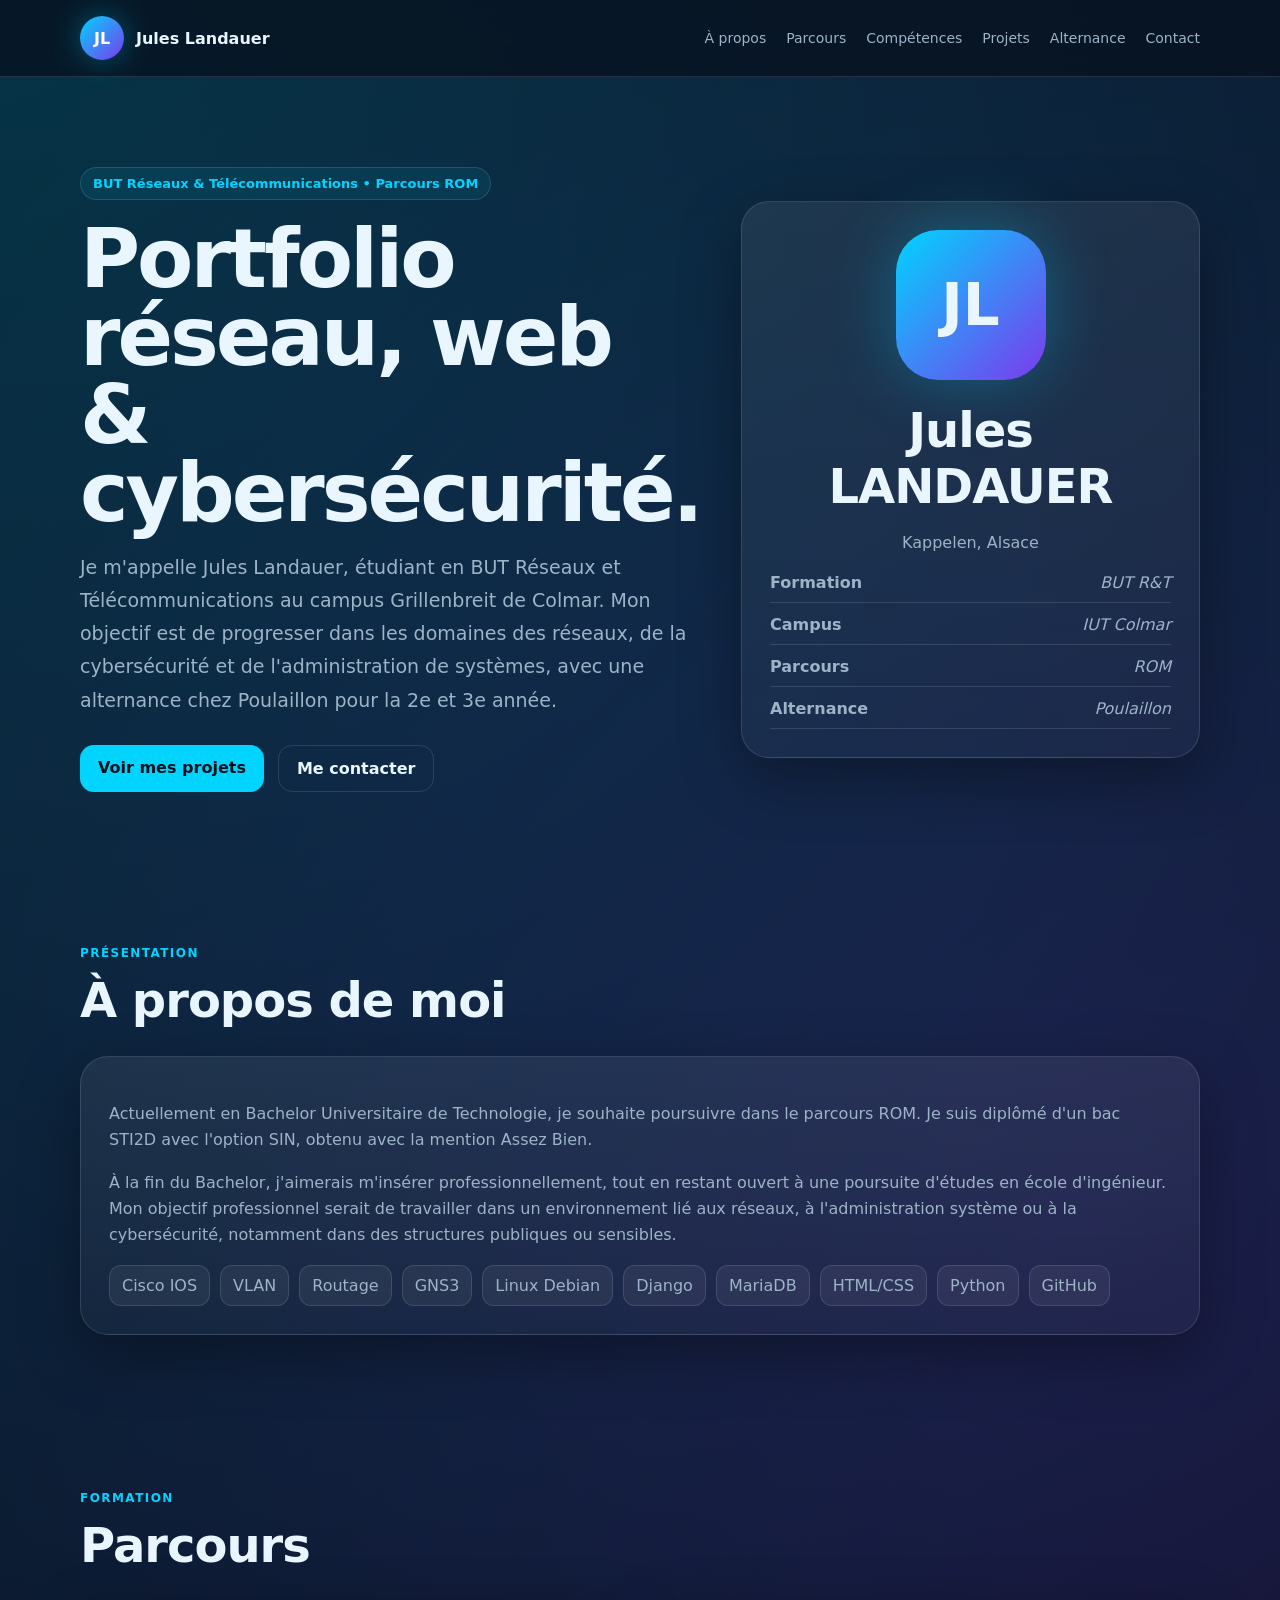
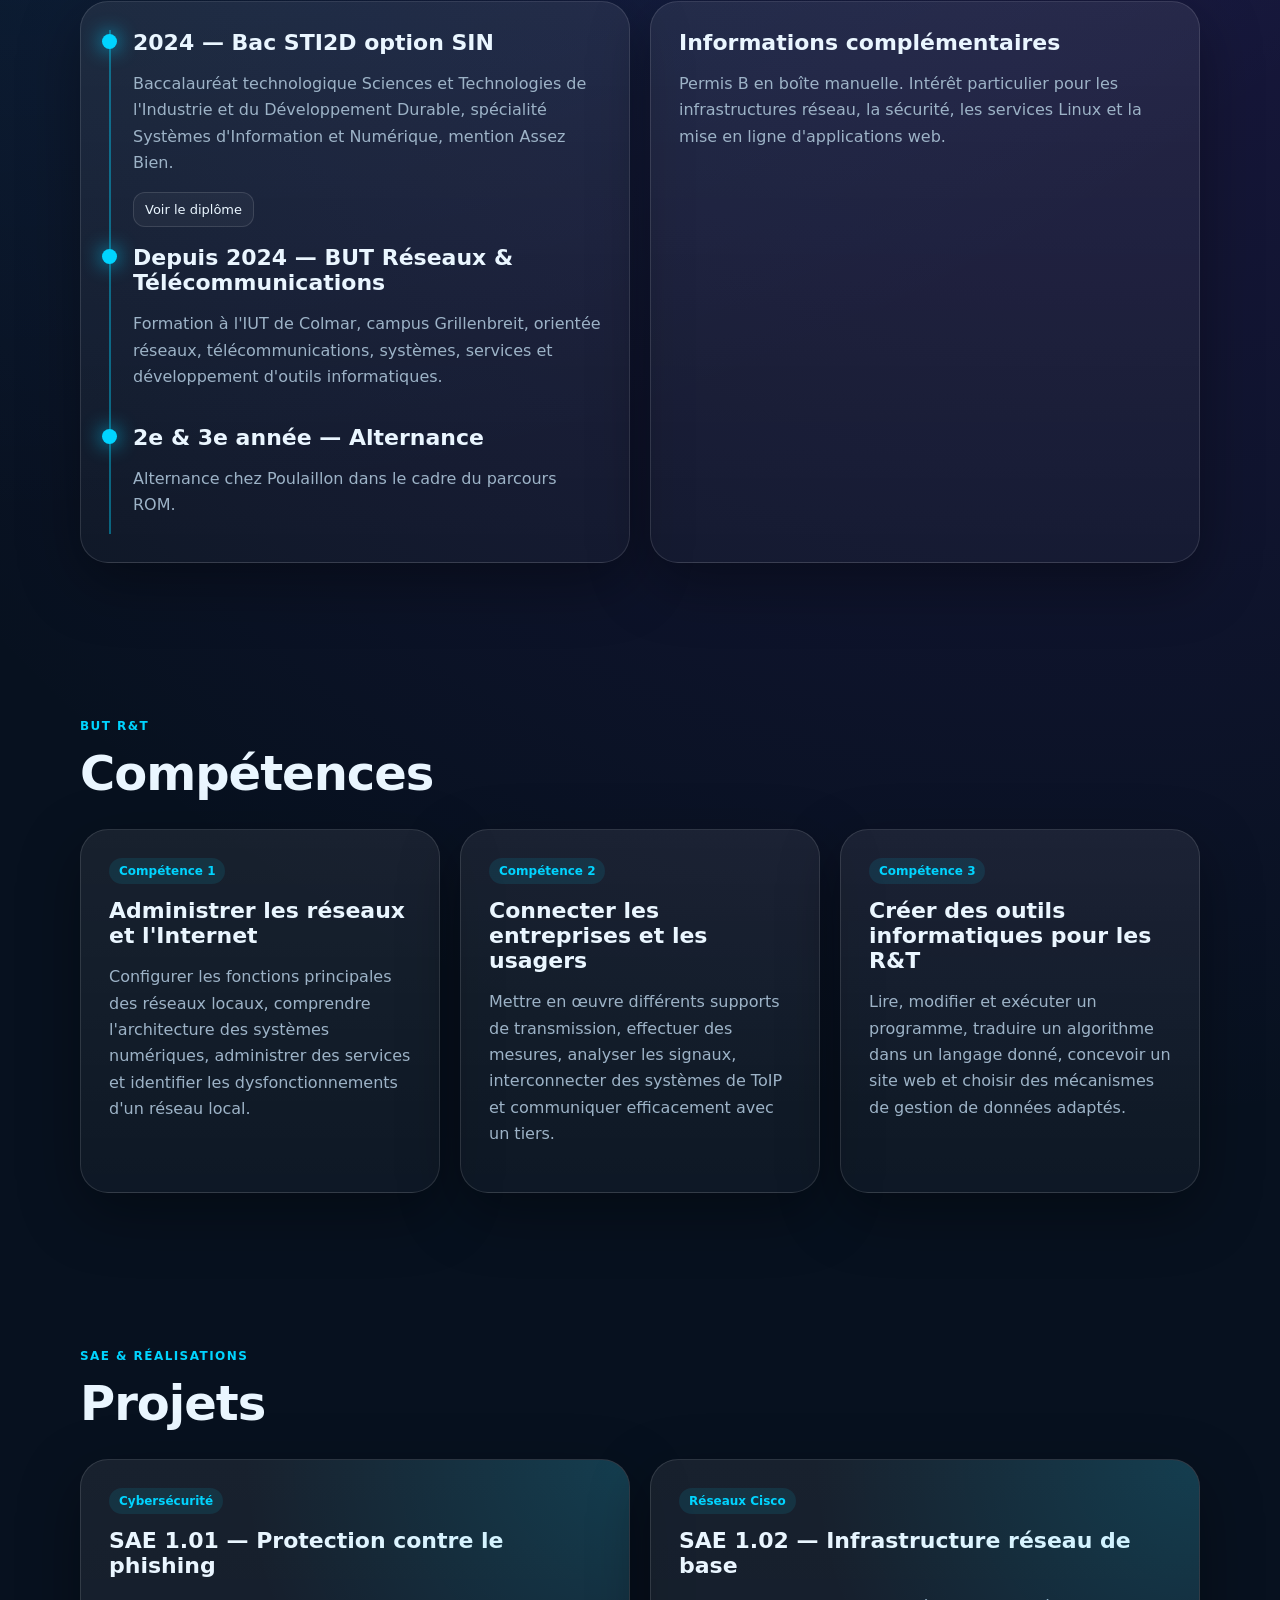
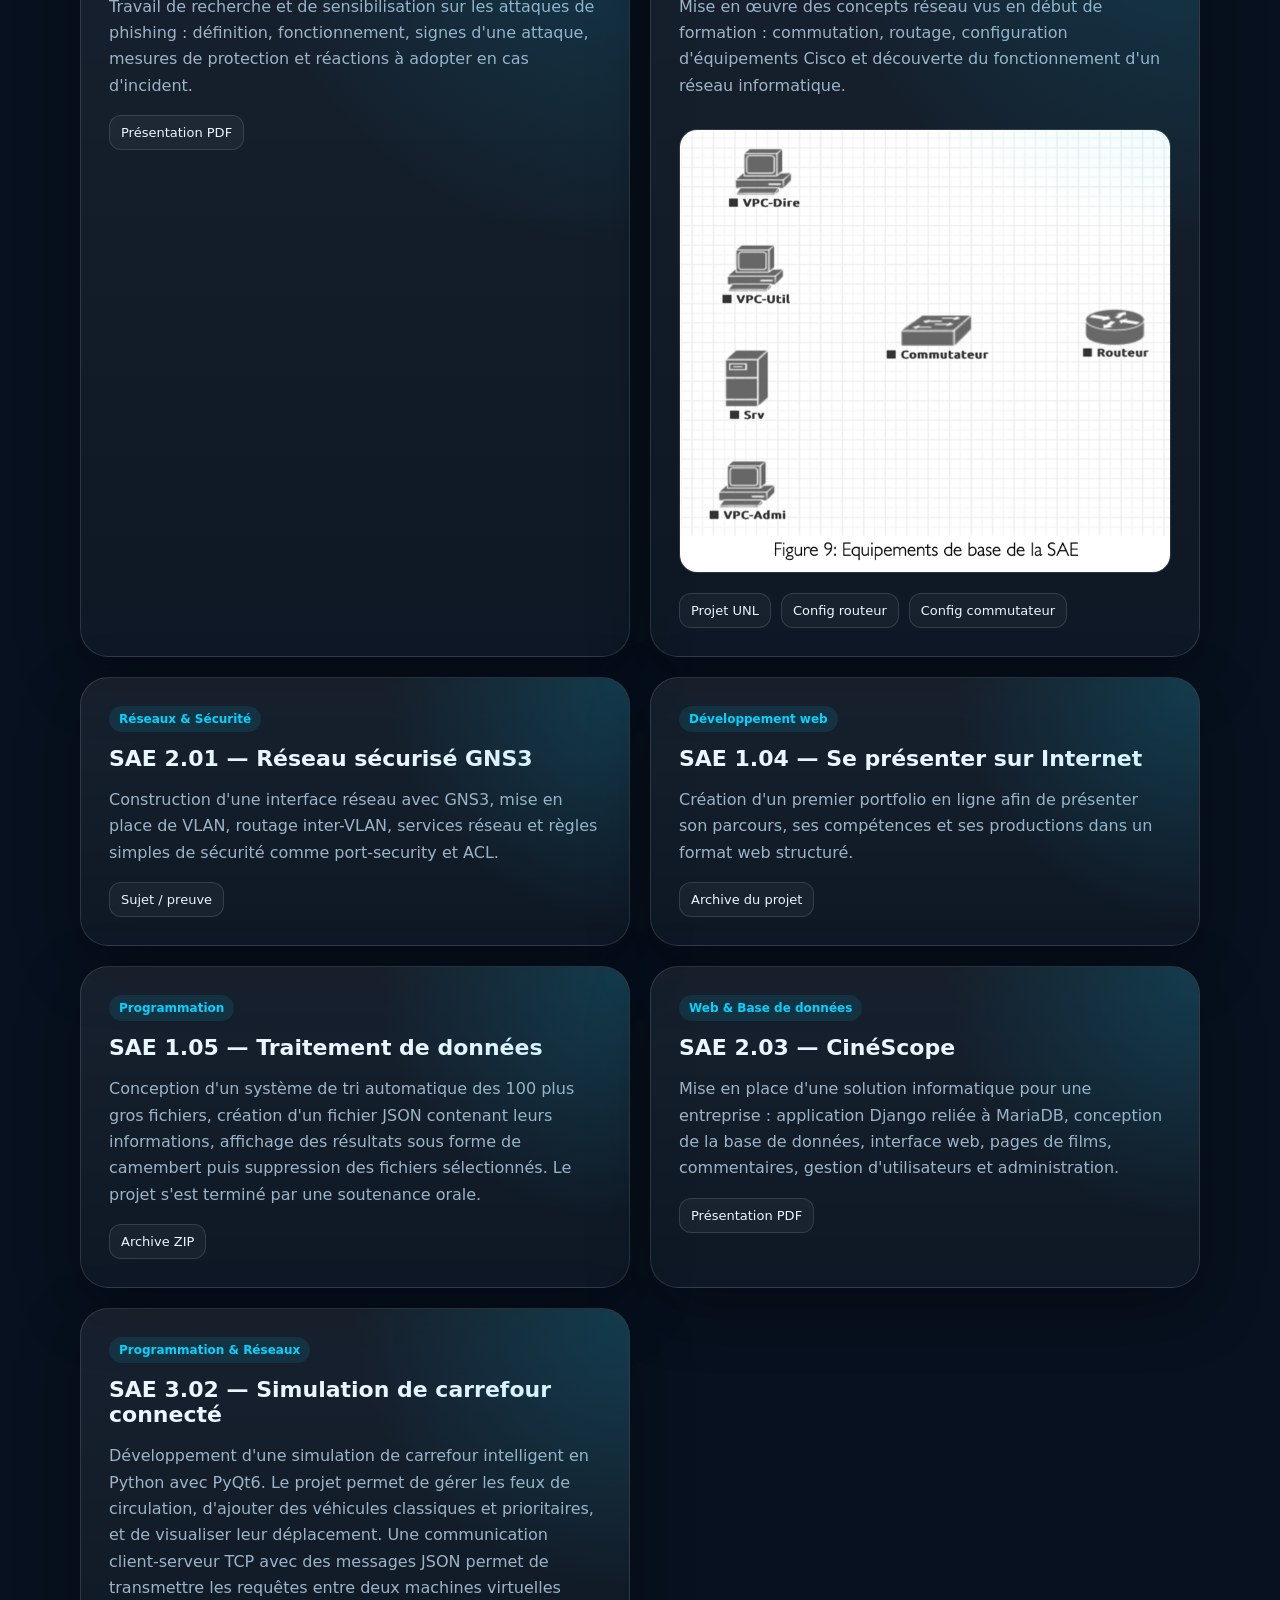
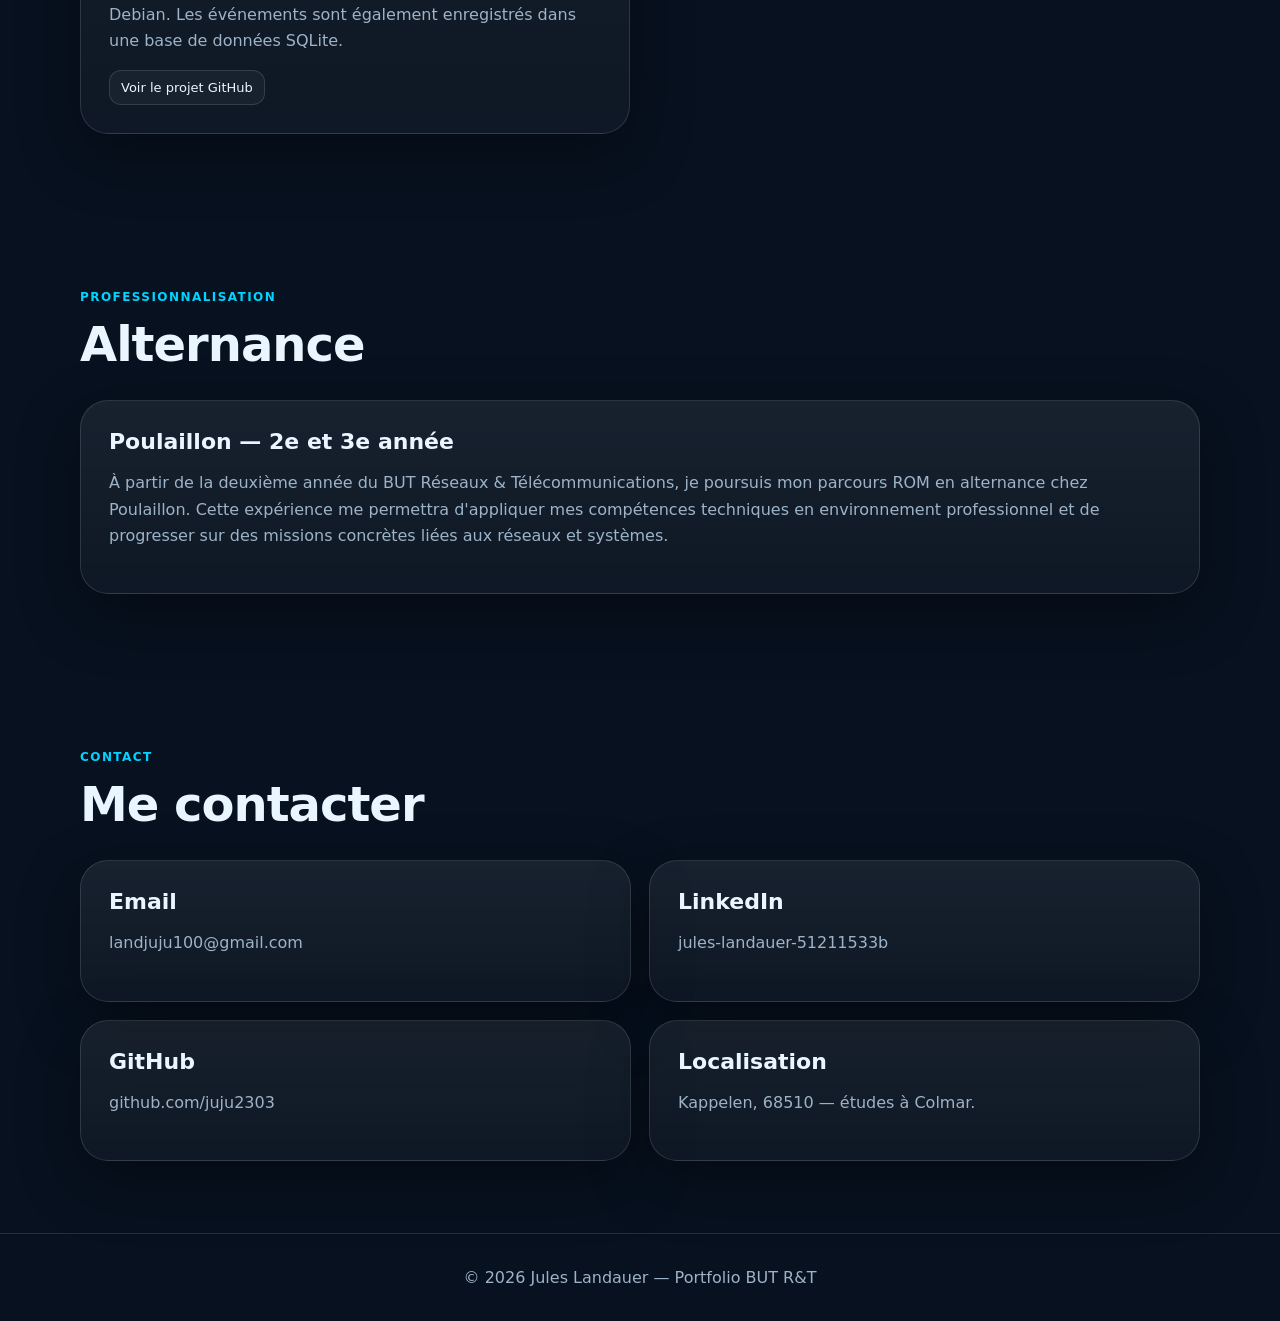
<file: index.html>
<!doctype html><html lang="fr"><head><meta charset="utf-8"><meta name="viewport" content="width=device-width,initial-scale=1"><title>Jules Landauer — Portfolio R&T</title><meta name="description" content="Portfolio de Jules Landauer, étudiant en BUT Réseaux et Télécommunications à l'IUT de Colmar."><link rel="stylesheet" href="assets/css/style.css"></head><body>
<header class="nav"><div class="container"><a class="brand" href="#accueil"><span class="avatar">JL</span><span>Jules Landauer</span></a><nav class="links"><a href="#apropos">À propos</a><a href="#parcours">Parcours</a><a href="#competences">Compétences</a><a href="#projets">Projets</a><a href="#alternance">Alternance</a><a href="#contact">Contact</a></nav></div></header>
<main id="accueil" class="hero"><div class="container hero-grid"><section><span class="badge">BUT Réseaux & Télécommunications • Parcours ROM</span><h1>Portfolio réseau, web & cybersécurité.</h1><p class="lead">Je m'appelle Jules Landauer, étudiant en BUT Réseaux et Télécommunications au campus Grillenbreit de Colmar. Mon objectif est de progresser dans les domaines des réseaux, de la cybersécurité et de l'administration de systèmes, avec une alternance chez Poulaillon pour la 2e et 3e année.</p><div class="actions"><a class="btn" href="#projets">Voir mes projets</a><a class="btn secondary" href="mailto:landjuju100@gmail.com">Me contacter</a></div></section><aside class="card profile-card"><div class="big-avatar">JL</div><h2>Jules LANDAUER</h2><p>Kappelen, Alsace</p><div class="meta"><span><b>Formation</b><em>BUT R&T</em></span><span><b>Campus</b><em>IUT Colmar</em></span><span><b>Parcours</b><em>ROM</em></span><span><b>Alternance</b><em>Poulaillon</em></span></div></aside></div></main>
<section id="apropos" class="section"><div class="container"><div class="section-head"><div><p class="eyebrow">Présentation</p><h2>À propos de moi</h2></div></div><div class="card"><p>Actuellement en Bachelor Universitaire de Technologie, je souhaite poursuivre dans le parcours ROM. Je suis diplômé d'un bac STI2D avec l'option SIN, obtenu avec la mention Assez Bien.</p><p>À la fin du Bachelor, j'aimerais m'insérer professionnellement, tout en restant ouvert à une poursuite d'études en école d'ingénieur. Mon objectif professionnel serait de travailler dans un environnement lié aux réseaux, à l'administration système ou à la cybersécurité, notamment dans des structures publiques ou sensibles.</p><div class="skills"><span>Cisco IOS</span><span>VLAN</span><span>Routage</span><span>GNS3</span><span>Linux Debian</span><span>Django</span><span>MariaDB</span><span>HTML/CSS</span><span>Python</span><span>GitHub</span></div></div></div></section>
<section id="parcours" class="section"><div class="container"><div class="section-head"><div><p class="eyebrow">Formation</p><h2>Parcours</h2></div></div><div class="grid two"><div class="card"><div class="timeline"><div class="timeitem"><h3>2024 — Bac STI2D option SIN</h3><p>Baccalauréat technologique Sciences et Technologies de l'Industrie et du Développement Durable, spécialité Systèmes d'Information et Numérique, mention Assez Bien.</p><div class="doclinks"><a href="assets/docs/bac-jules-landauer.jpg" target="_blank">Voir le diplôme</a></div></div><div class="timeitem"><h3>Depuis 2024 — BUT Réseaux & Télécommunications</h3><p>Formation à l'IUT de Colmar, campus Grillenbreit, orientée réseaux, télécommunications, systèmes, services et développement d'outils informatiques.</p></div><div class="timeitem"><h3>2e & 3e année — Alternance</h3><p>Alternance chez Poulaillon dans le cadre du parcours ROM.</p></div></div></div><div class="card"><h3>Informations complémentaires</h3><p>Permis B en boîte manuelle. Intérêt particulier pour les infrastructures réseau, la sécurité, les services Linux et la mise en ligne d'applications web.</p></div></div></div></section>
<section id="competences" class="section"><div class="container"><div class="section-head"><div><p class="eyebrow">BUT R&T</p><h2>Compétences</h2></div></div><div class="grid"><article class="card"><span class="tag">Compétence 1</span><h3>Administrer les réseaux et l'Internet</h3><p>Configurer les fonctions principales des réseaux locaux, comprendre l'architecture des systèmes numériques, administrer des services et identifier les dysfonctionnements d'un réseau local.</p></article><article class="card"><span class="tag">Compétence 2</span><h3>Connecter les entreprises et les usagers</h3><p>Mettre en œuvre différents supports de transmission, effectuer des mesures, analyser les signaux, interconnecter des systèmes de ToIP et communiquer efficacement avec un tiers.</p></article><article class="card"><span class="tag">Compétence 3</span><h3>Créer des outils informatiques pour les R&T</h3><p>Lire, modifier et exécuter un programme, traduire un algorithme dans un langage donné, concevoir un site web et choisir des mécanismes de gestion de données adaptés.</p></article></div></div></section>
<section id="projets" class="section"><div class="container"><div class="section-head"><div><p class="eyebrow">SAE & réalisations</p><h2>Projets</h2></div></div><div class="grid two">
<article class="card project"><span class="tag">Cybersécurité</span><h3>SAE 1.01 — Protection contre le phishing</h3><p>Travail de recherche et de sensibilisation sur les attaques de phishing : définition, fonctionnement, signes d'une attaque, mesures de protection et réactions à adopter en cas d'incident.</p><div class="doclinks"><a href="assets/docs/sae-101-phishing.pdf" target="_blank">Présentation PDF</a></div></article>
<article class="card project"><span class="tag">Réseaux Cisco</span><h3>SAE 1.02 — Infrastructure réseau de base</h3><p>Mise en œuvre des concepts réseau vus en début de formation : commutation, routage, configuration d'équipements Cisco et découverte du fonctionnement d'un réseau informatique.</p><img class="image-proof" src="assets/img/sae-102-topologie.png" alt="Topologie SAE 1.02"><div class="doclinks"><a href="assets/docs/sae-102.unl" download>Projet UNL</a><a href="assets/docs/config-routeur.txt" target="_blank">Config routeur</a><a href="assets/docs/config-commutateur.txt" target="_blank">Config commutateur</a></div></article>
<article class="card project"><span class="tag">Réseaux & Sécurité</span><h3>SAE 2.01 — Réseau sécurisé GNS3</h3><p>Construction d'une interface réseau avec GNS3, mise en place de VLAN, routage inter-VLAN, services réseau et règles simples de sécurité comme port-security et ACL.</p><div class="doclinks"><a href="assets/docs/sae-201-sujet.pdf" target="_blank">Sujet / preuve</a></div></article>
<article class="card project"><span class="tag">Développement web</span><h3>SAE 1.04 — Se présenter sur Internet</h3><p>Création d'un premier portfolio en ligne afin de présenter son parcours, ses compétences et ses productions dans un format web structuré.</p><div class="doclinks"><a href="assets/docs/sae-104-eportfolio.zip" download>Archive du projet</a></div></article>
<article class="card project"><span class="tag">Programmation</span><h3>SAE 1.05 — Traitement de données</h3><p>Conception d'un système de tri automatique des 100 plus gros fichiers, création d'un fichier JSON contenant leurs informations, affichage des résultats sous forme de camembert puis suppression des fichiers sélectionnés. Le projet s'est terminé par une soutenance orale.</p><div class="doclinks"><a href="assets/docs/sae-105-traiter-donnees.zip" download>Archive ZIP</a></div></article>
<article class="card project"><span class="tag">Web & Base de données</span><h3>SAE 2.03 — CinéScope</h3><p>Mise en place d'une solution informatique pour une entreprise : application Django reliée à MariaDB, conception de la base de données, interface web, pages de films, commentaires, gestion d'utilisateurs et administration.</p><div class="doclinks"><a href="assets/docs/sae-203-cinescope-presentation.pdf" target="_blank">Présentation PDF</a></div></article>
<article class="card project">
    <span class="tag">Programmation & Réseaux</span>
    <h3>SAE 3.02 — Simulation de carrefour connecté</h3>
    <p>Développement d'une simulation de carrefour intelligent en Python avec PyQt6. Le projet permet de gérer les feux de circulation, d'ajouter des véhicules classiques et prioritaires, et de visualiser leur déplacement. Une communication client-serveur TCP avec des messages JSON permet de transmettre les requêtes entre deux machines virtuelles Debian. Les événements sont également enregistrés dans une base de données SQLite.</p>
    <div class="doclinks">
        <a href="https://github.com/juju2303/SAE-3.02" target="_blank">Voir le projet GitHub</a>
    </div>
</article></div></div></section>
<section id="alternance" class="section"><div class="container"><div class="section-head"><div><p class="eyebrow">Professionnalisation</p><h2>Alternance</h2></div></div><div class="card"><h3>Poulaillon — 2e et 3e année</h3><p>À partir de la deuxième année du BUT Réseaux & Télécommunications, je poursuis mon parcours ROM en alternance chez Poulaillon. Cette expérience me permettra d'appliquer mes compétences techniques en environnement professionnel et de progresser sur des missions concrètes liées aux réseaux et systèmes.</p></div></div></section>
<section id="contact" class="section"><div class="container"><div class="section-head"><div><p class="eyebrow">Contact</p><h2>Me contacter</h2></div></div><div class="contact"><a class="card" href="mailto:landjuju100@gmail.com"><h3>Email</h3><p>landjuju100@gmail.com</p></a><a class="card" href="https://www.linkedin.com/in/jules-landauer-51211533b" target="_blank"><h3>LinkedIn</h3><p>jules-landauer-51211533b</p></a><a class="card" href="https://github.com/juju2303" target="_blank"><h3>GitHub</h3><p>github.com/juju2303</p></a><div class="card"><h3>Localisation</h3><p>Kappelen, 68510 — études à Colmar.</p></div></div></div></section>
<footer class="footer"><div class="container">© <span id="year"></span> Jules Landauer — Portfolio BUT R&T</div></footer><script src="assets/js/main.js"></script></body></html>
</file>
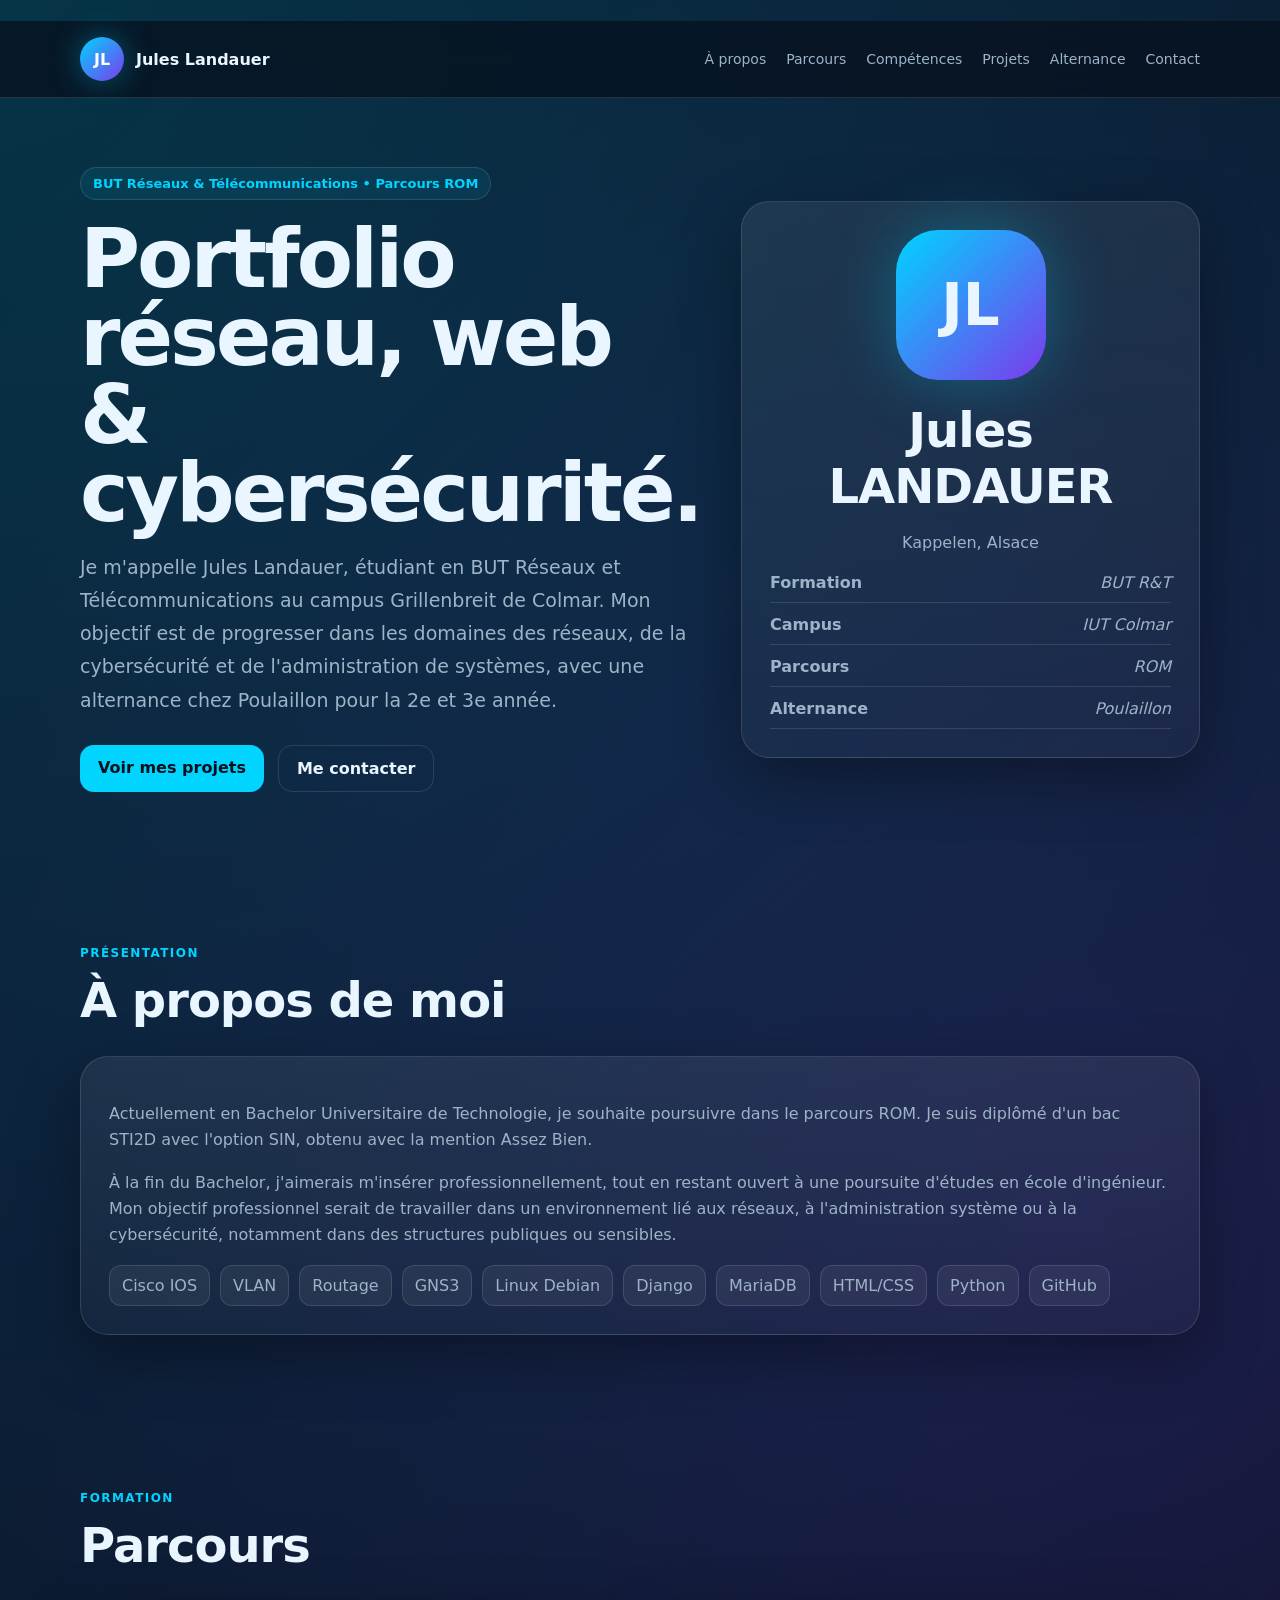
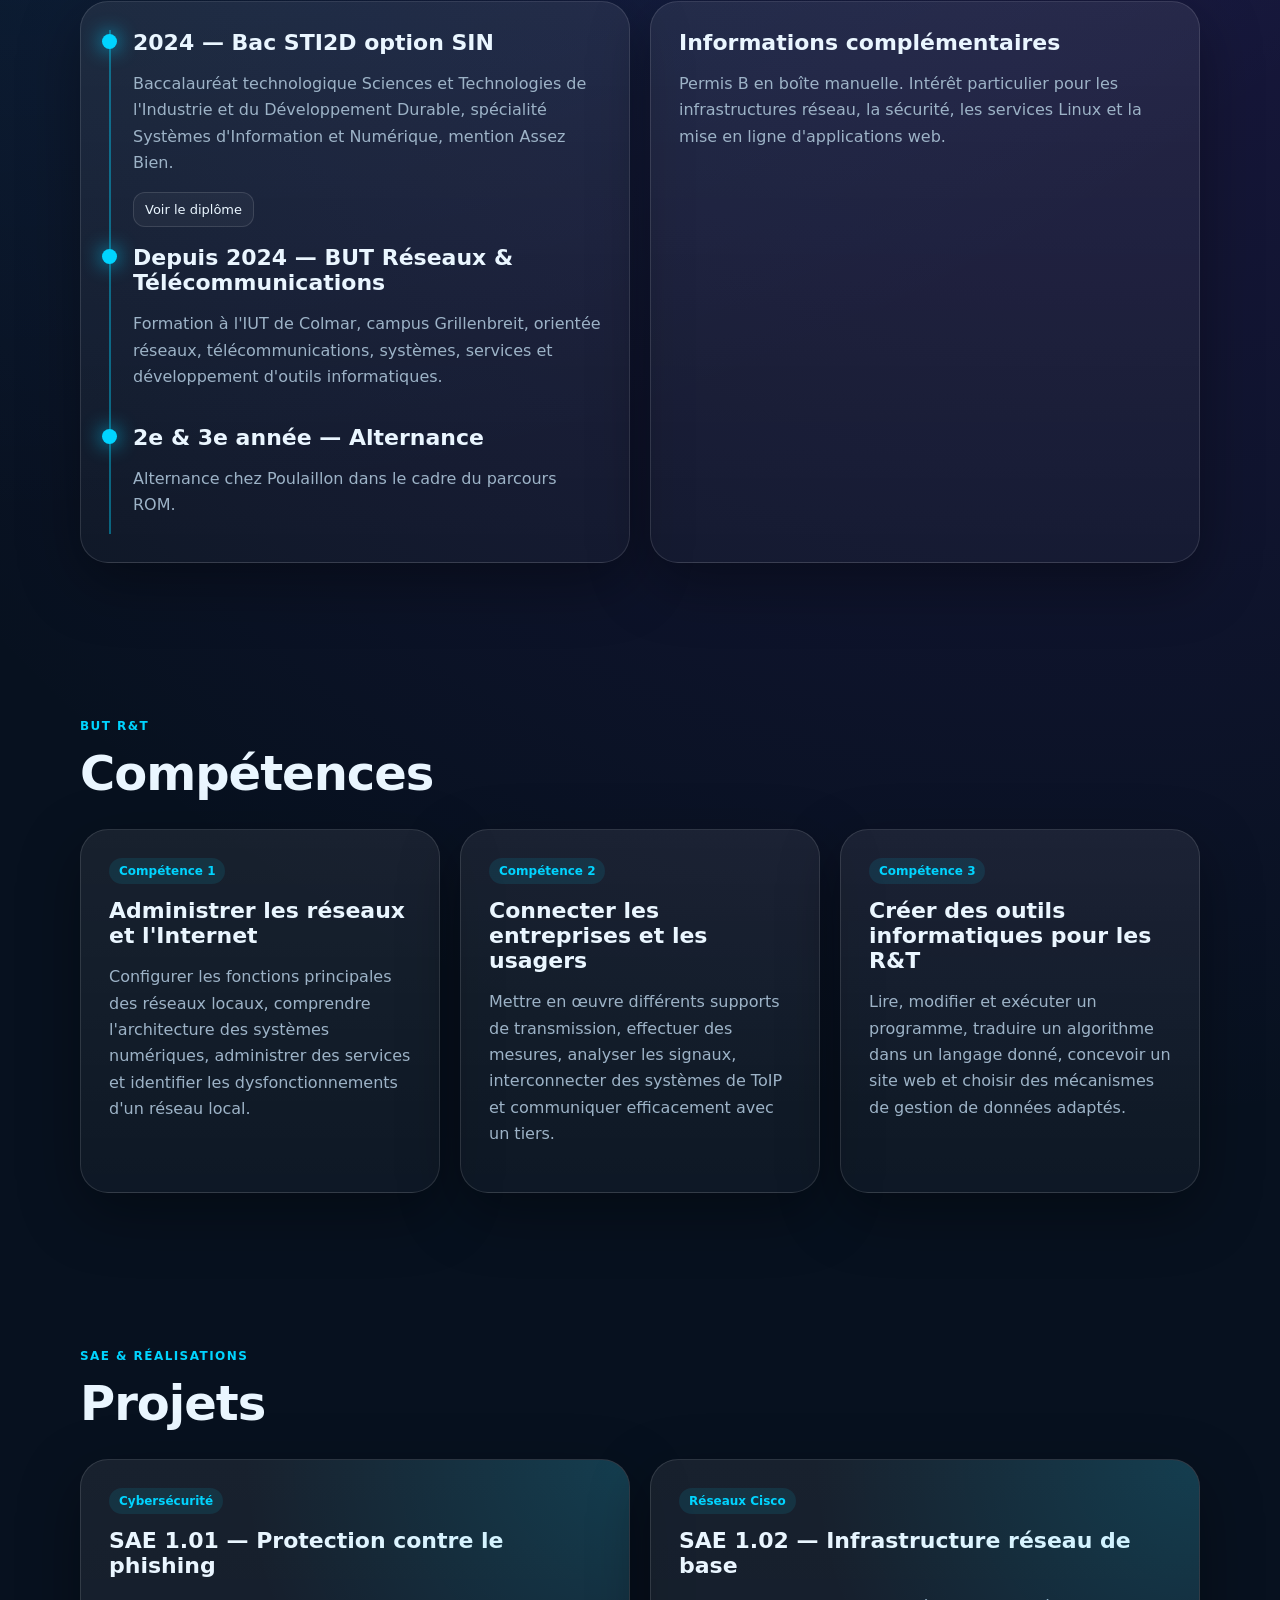
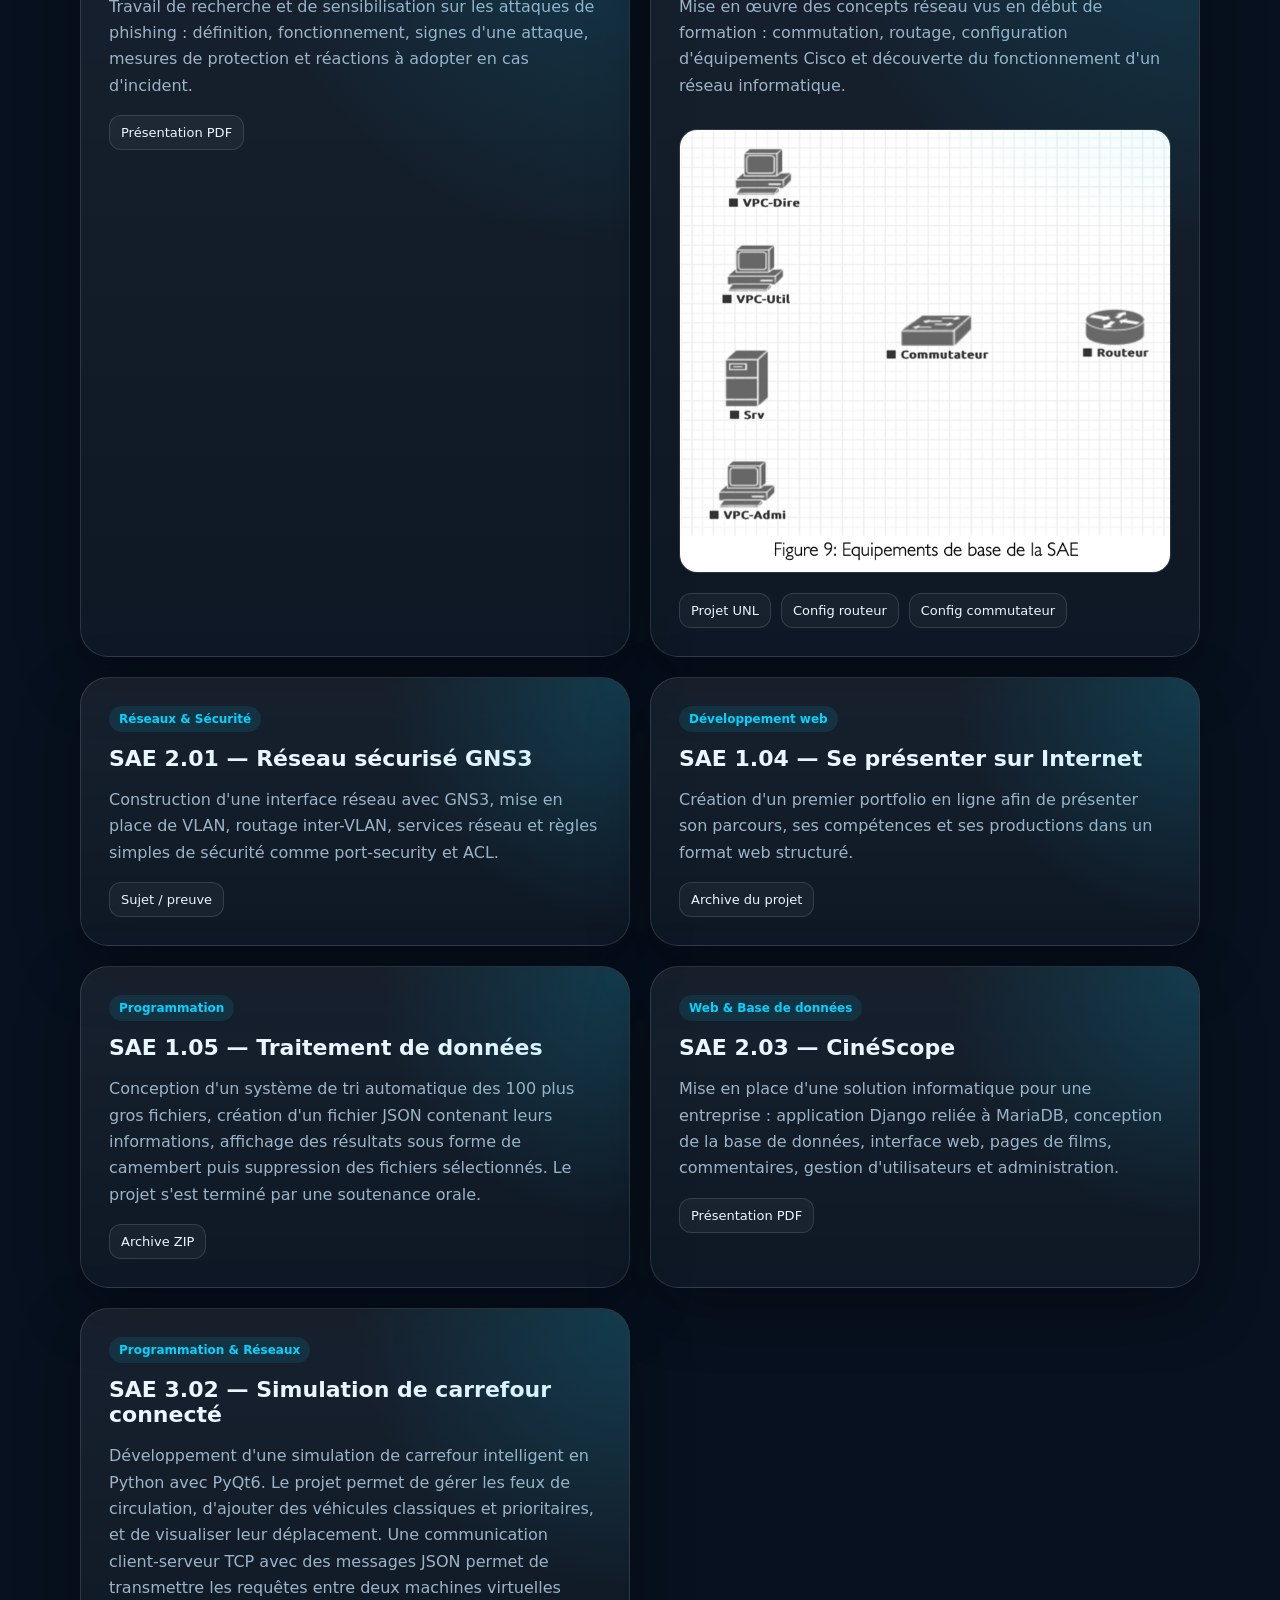
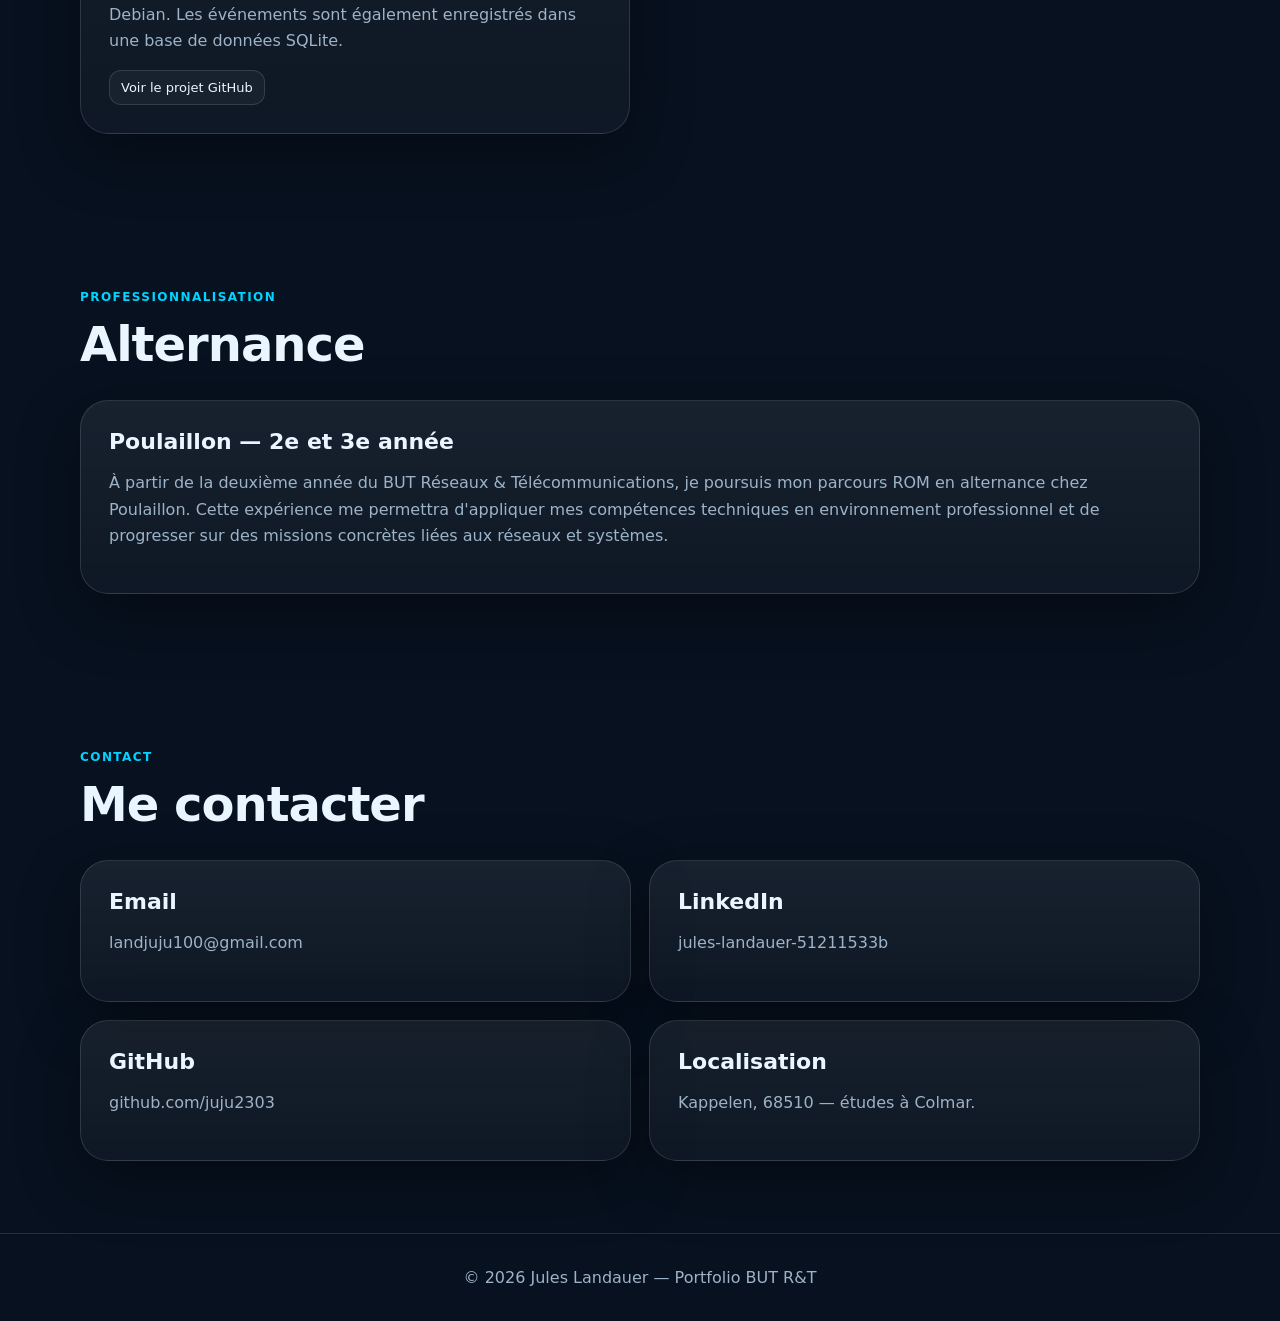
<file: pages/alternance.html>
<!doctype html><html lang="fr"><head><meta charset="utf-8"><meta http-equiv="refresh" content="0; url=../index.html#alternance"><title>Redirection</title></head><body><a href="../index.html#alternance">Retour au portfolio</a></body></html>
</file>
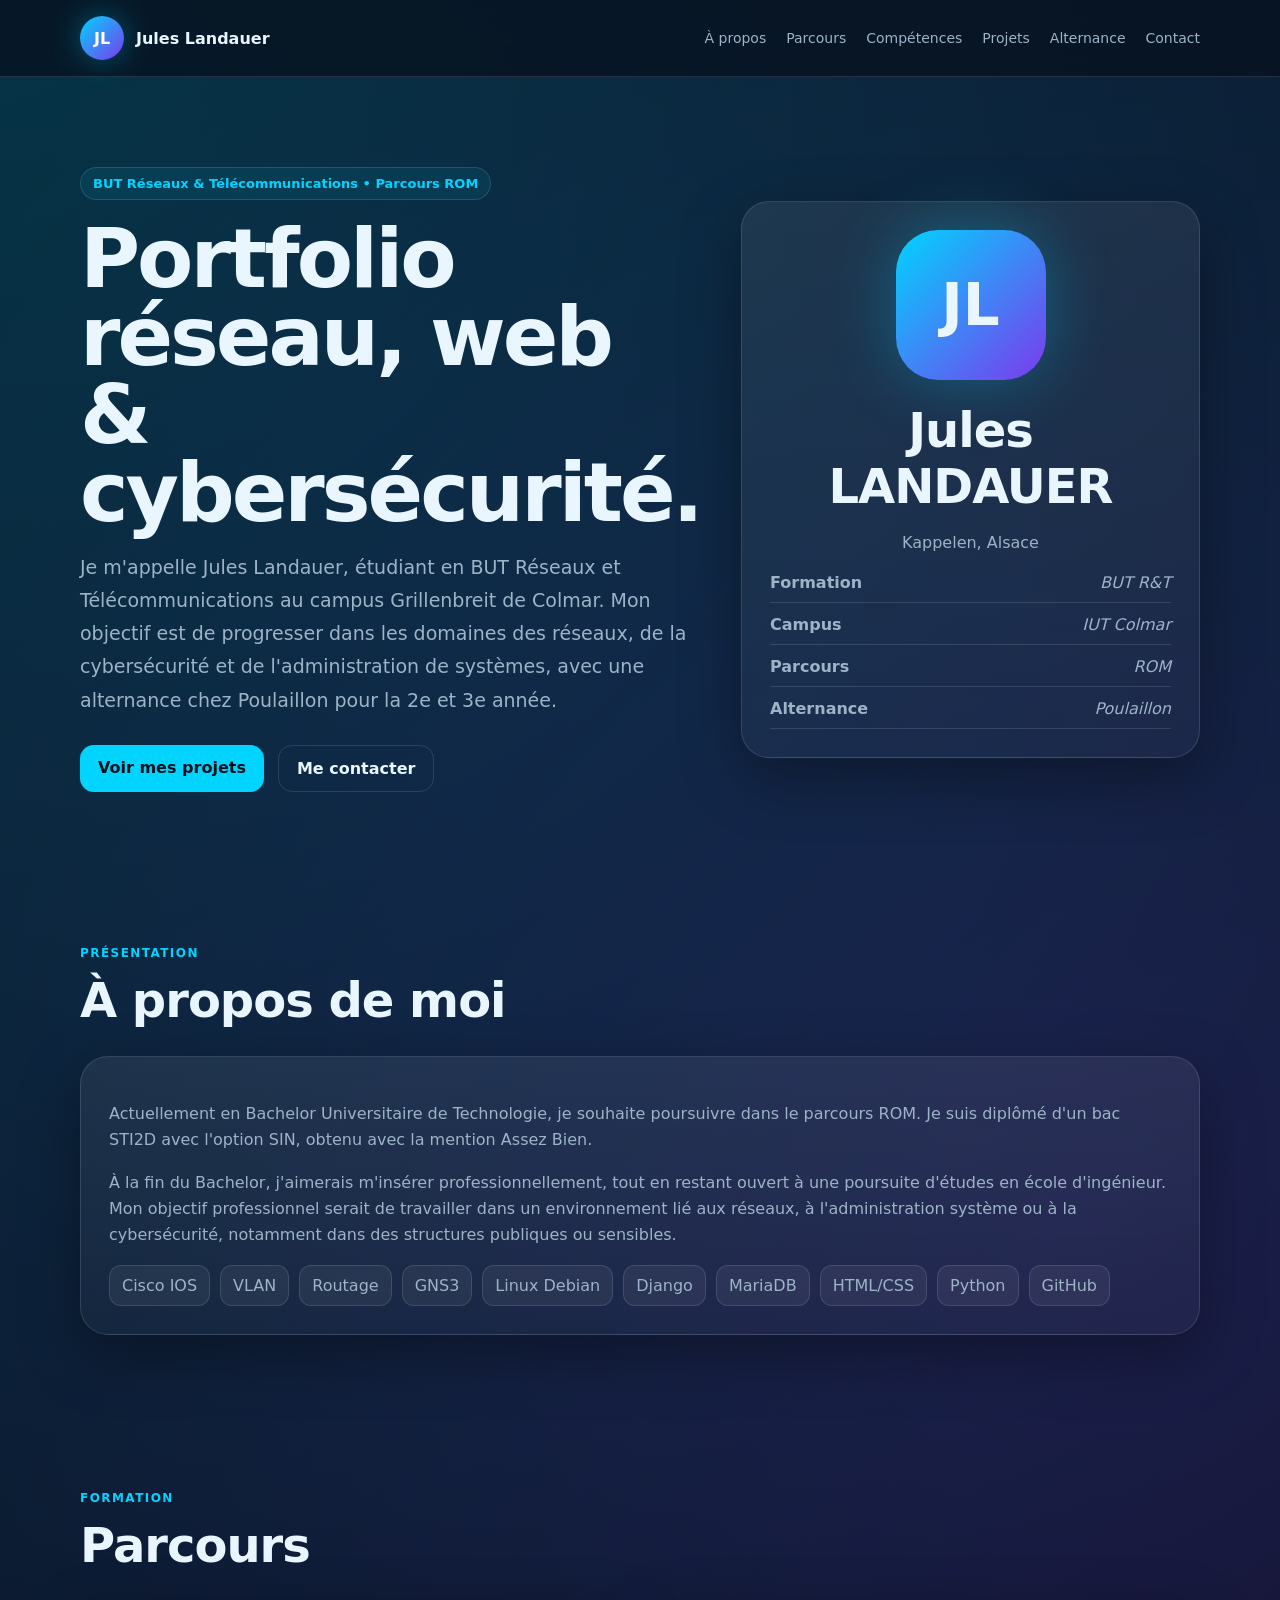
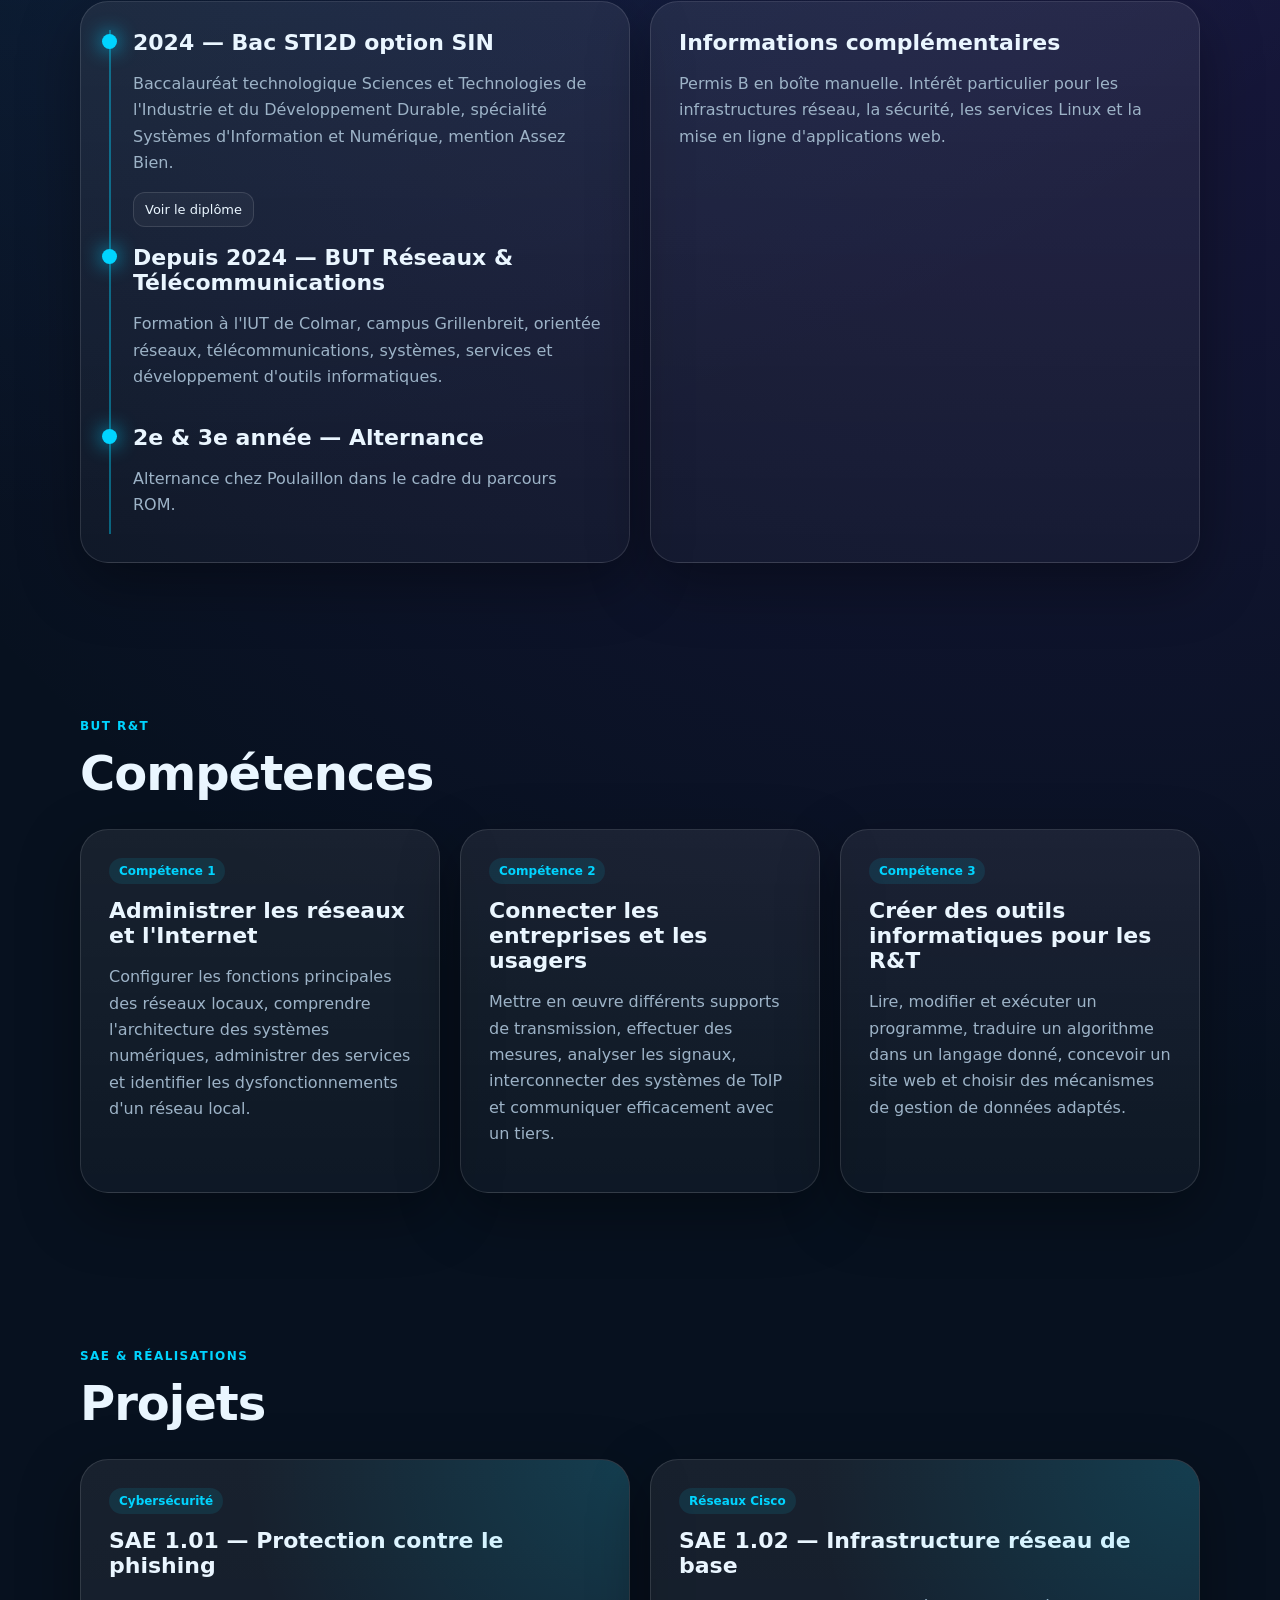
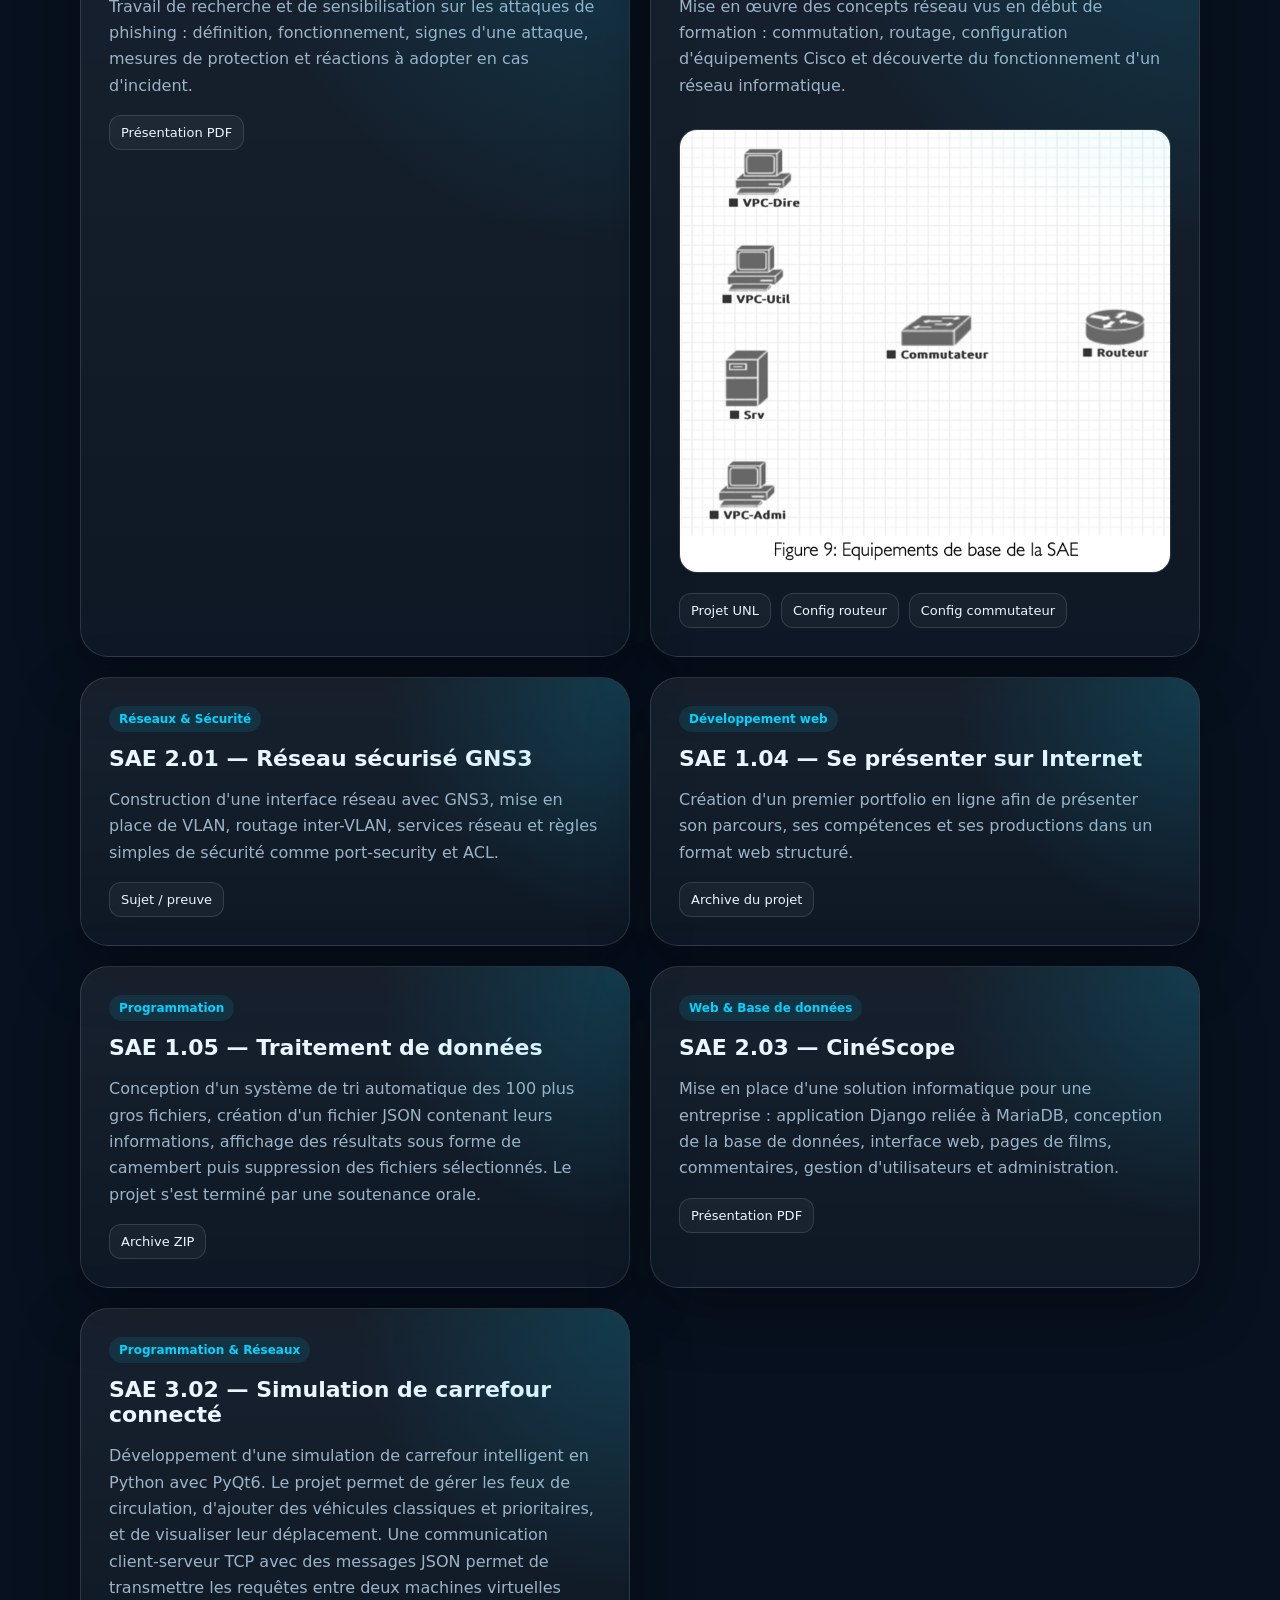
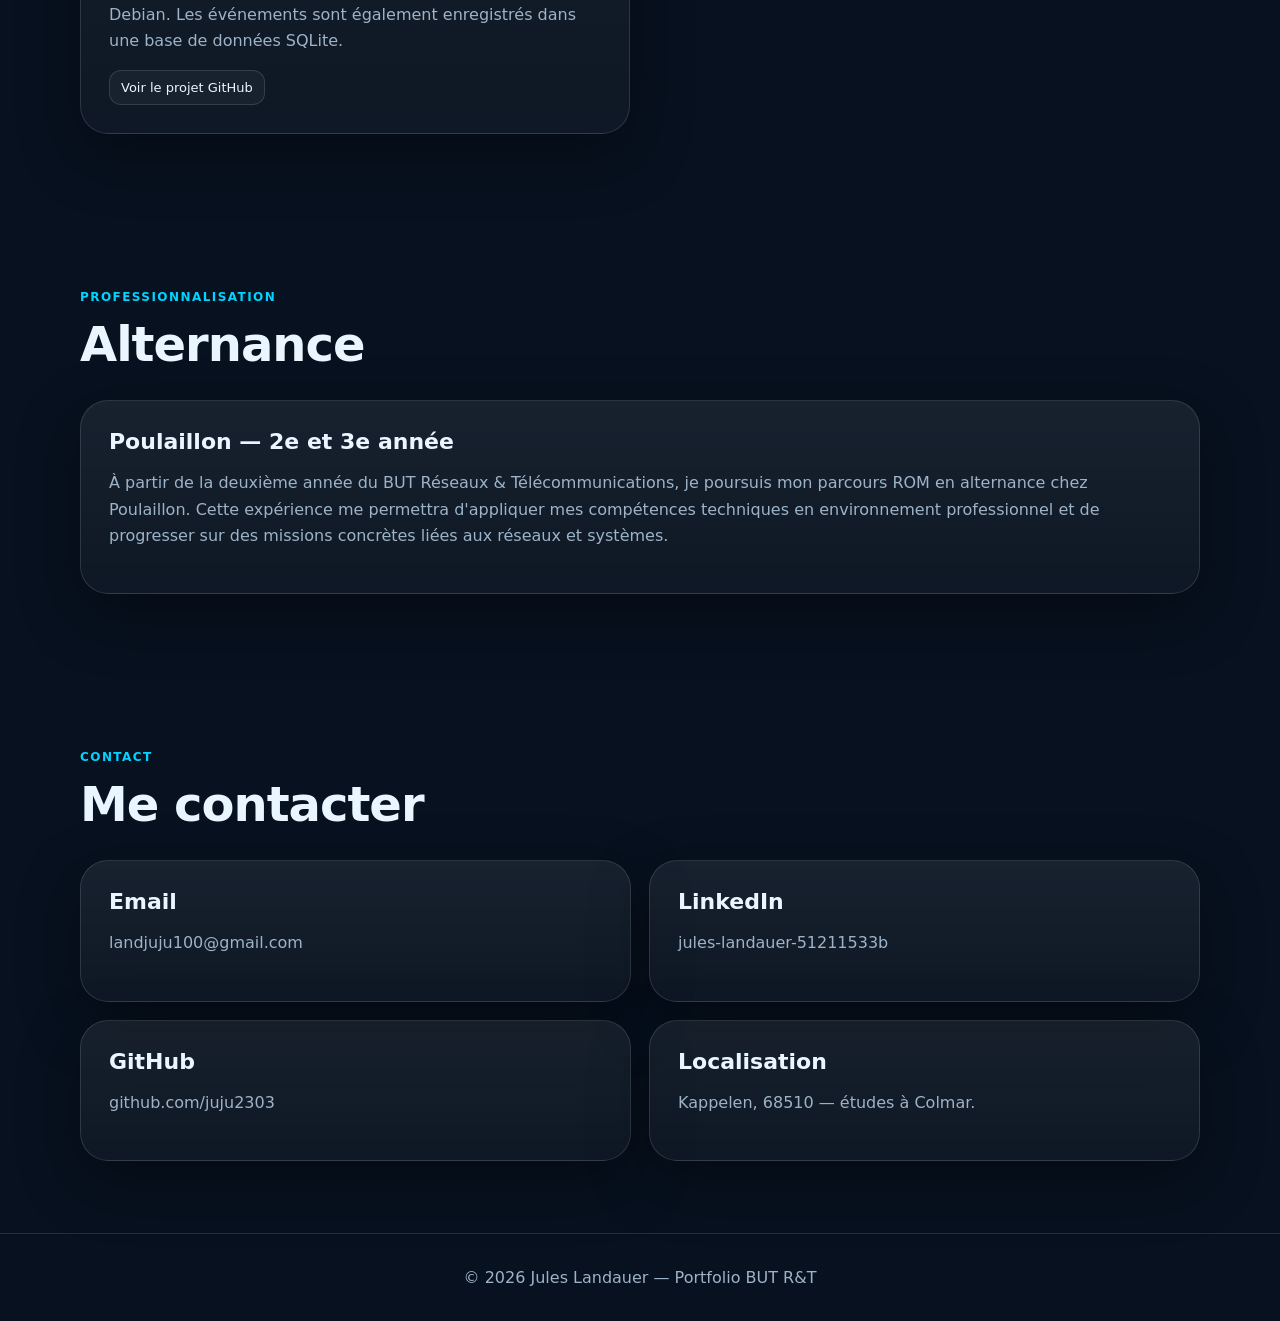
<file: pages/apropos.html>
<!doctype html><html lang="fr"><head><meta charset="utf-8"><meta http-equiv="refresh" content="0; url=../index.html#apropos"><title>Redirection</title></head><body><a href="../index.html#apropos">Retour au portfolio</a></body></html>
</file>
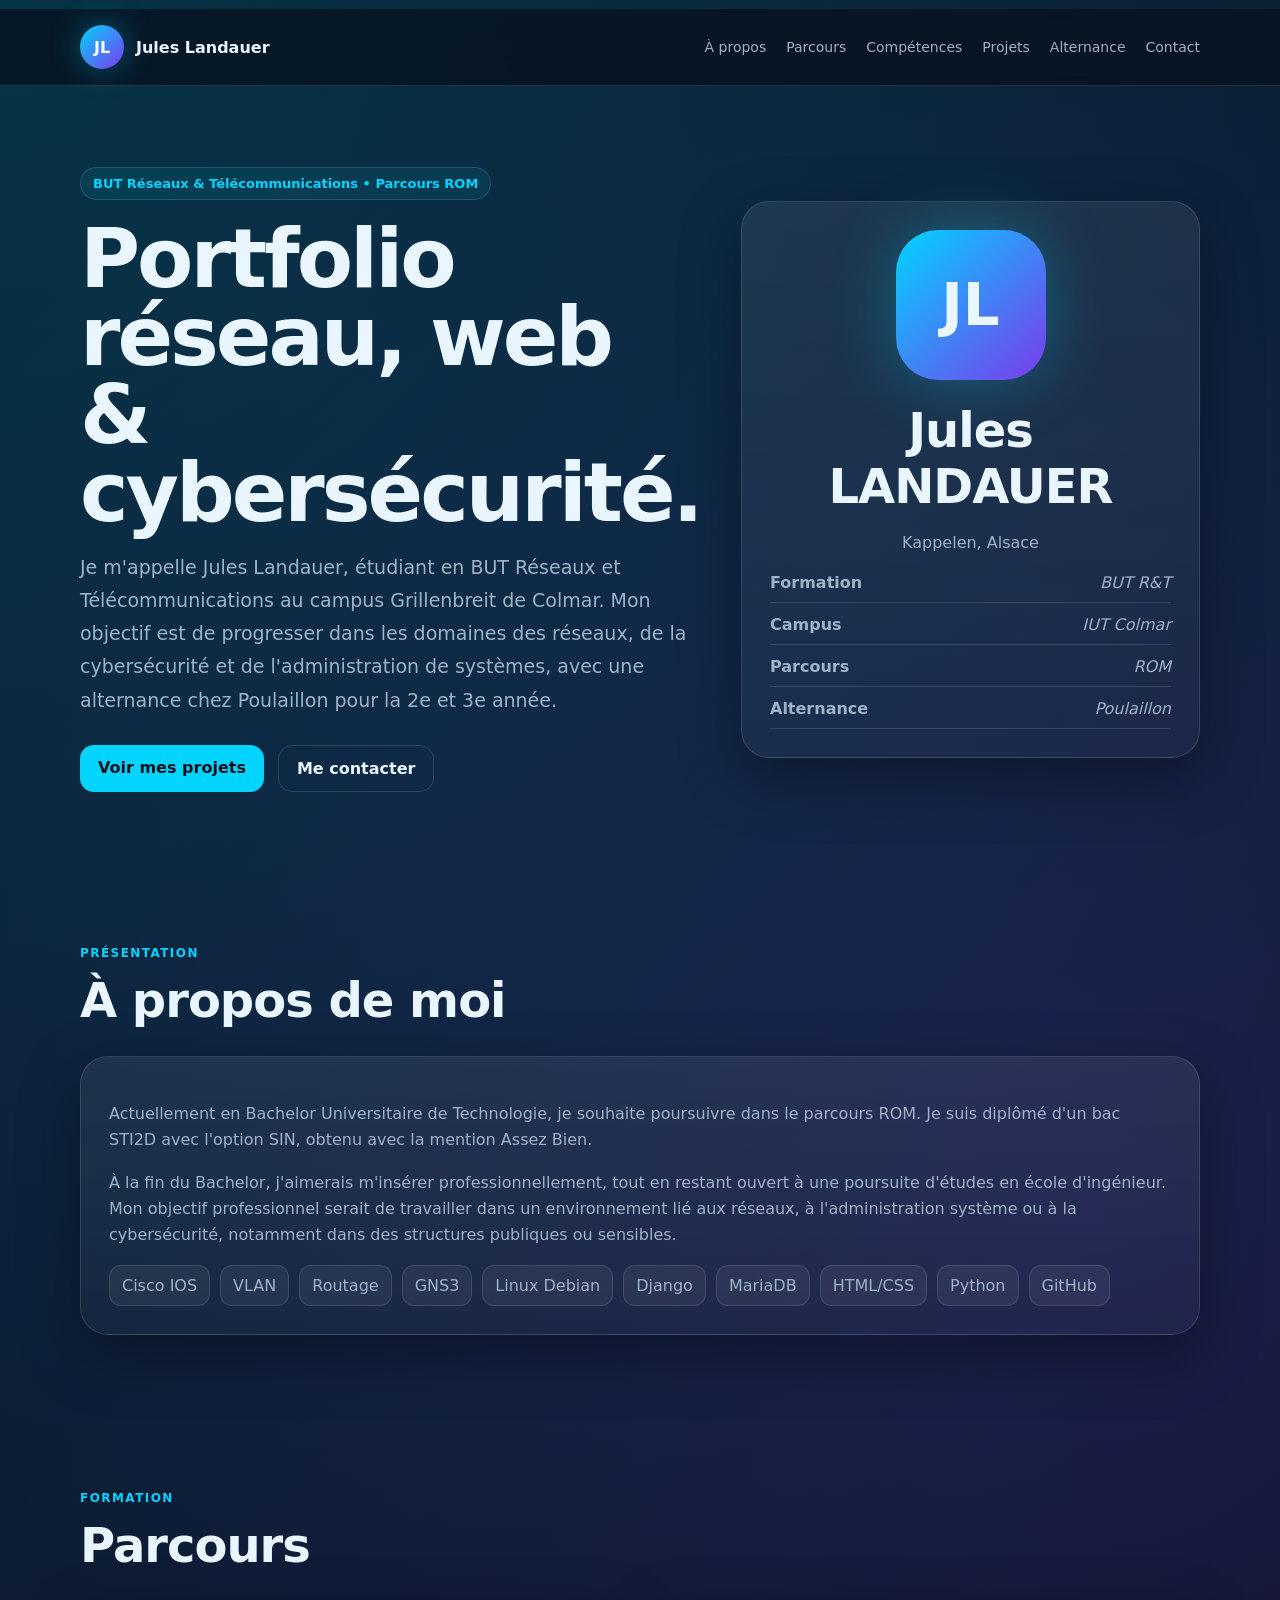
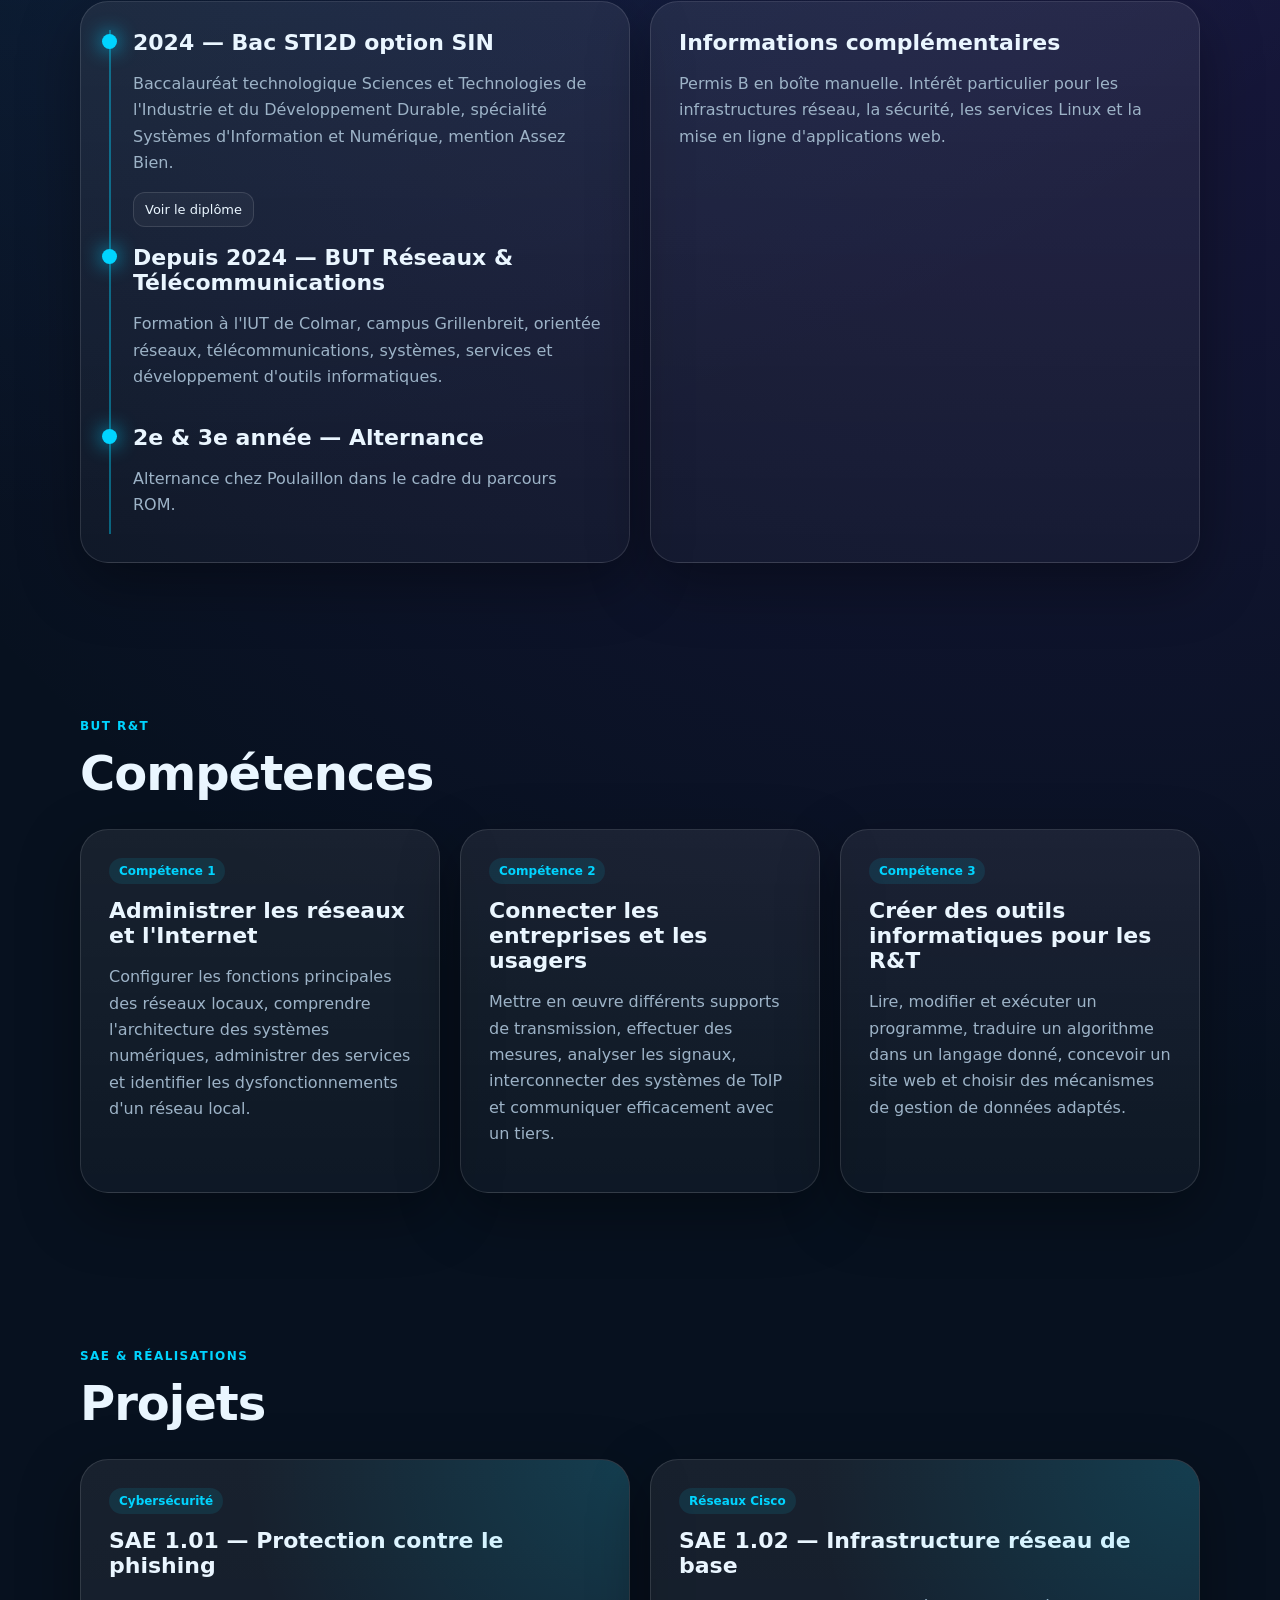
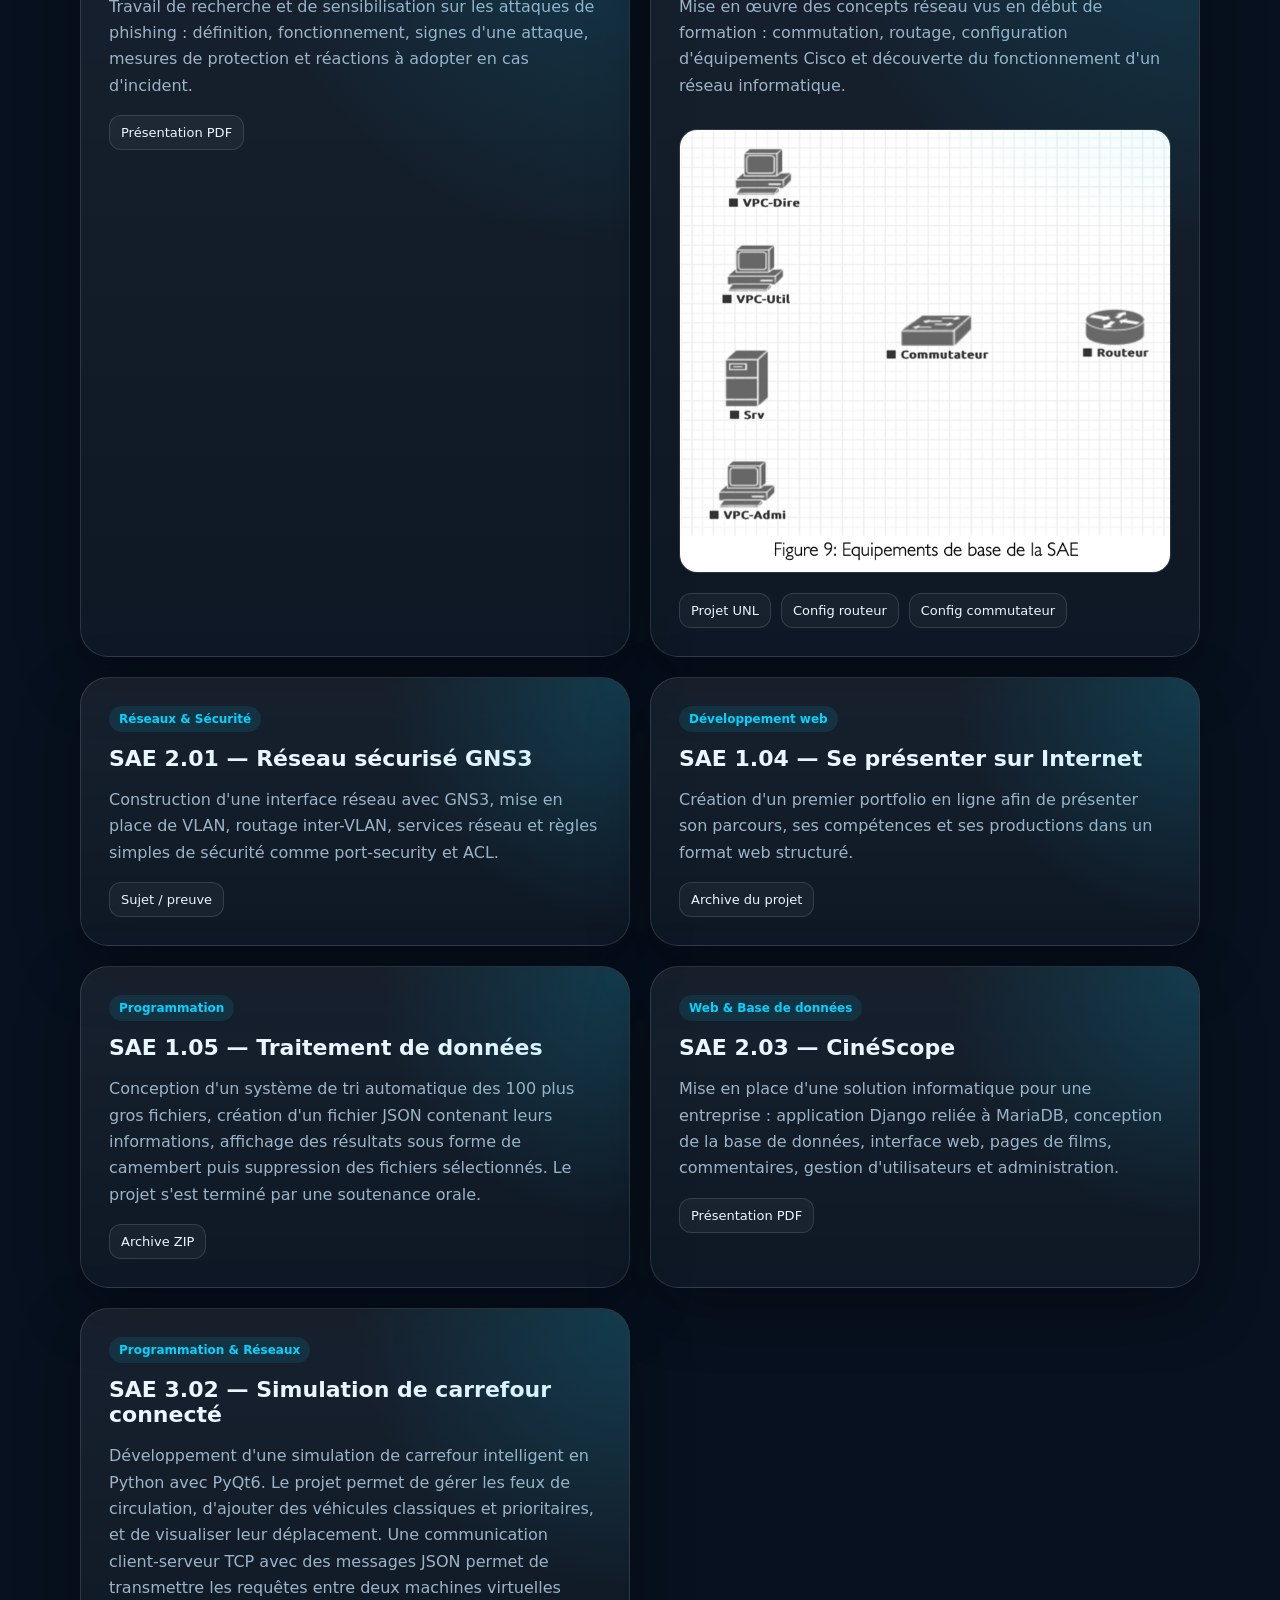
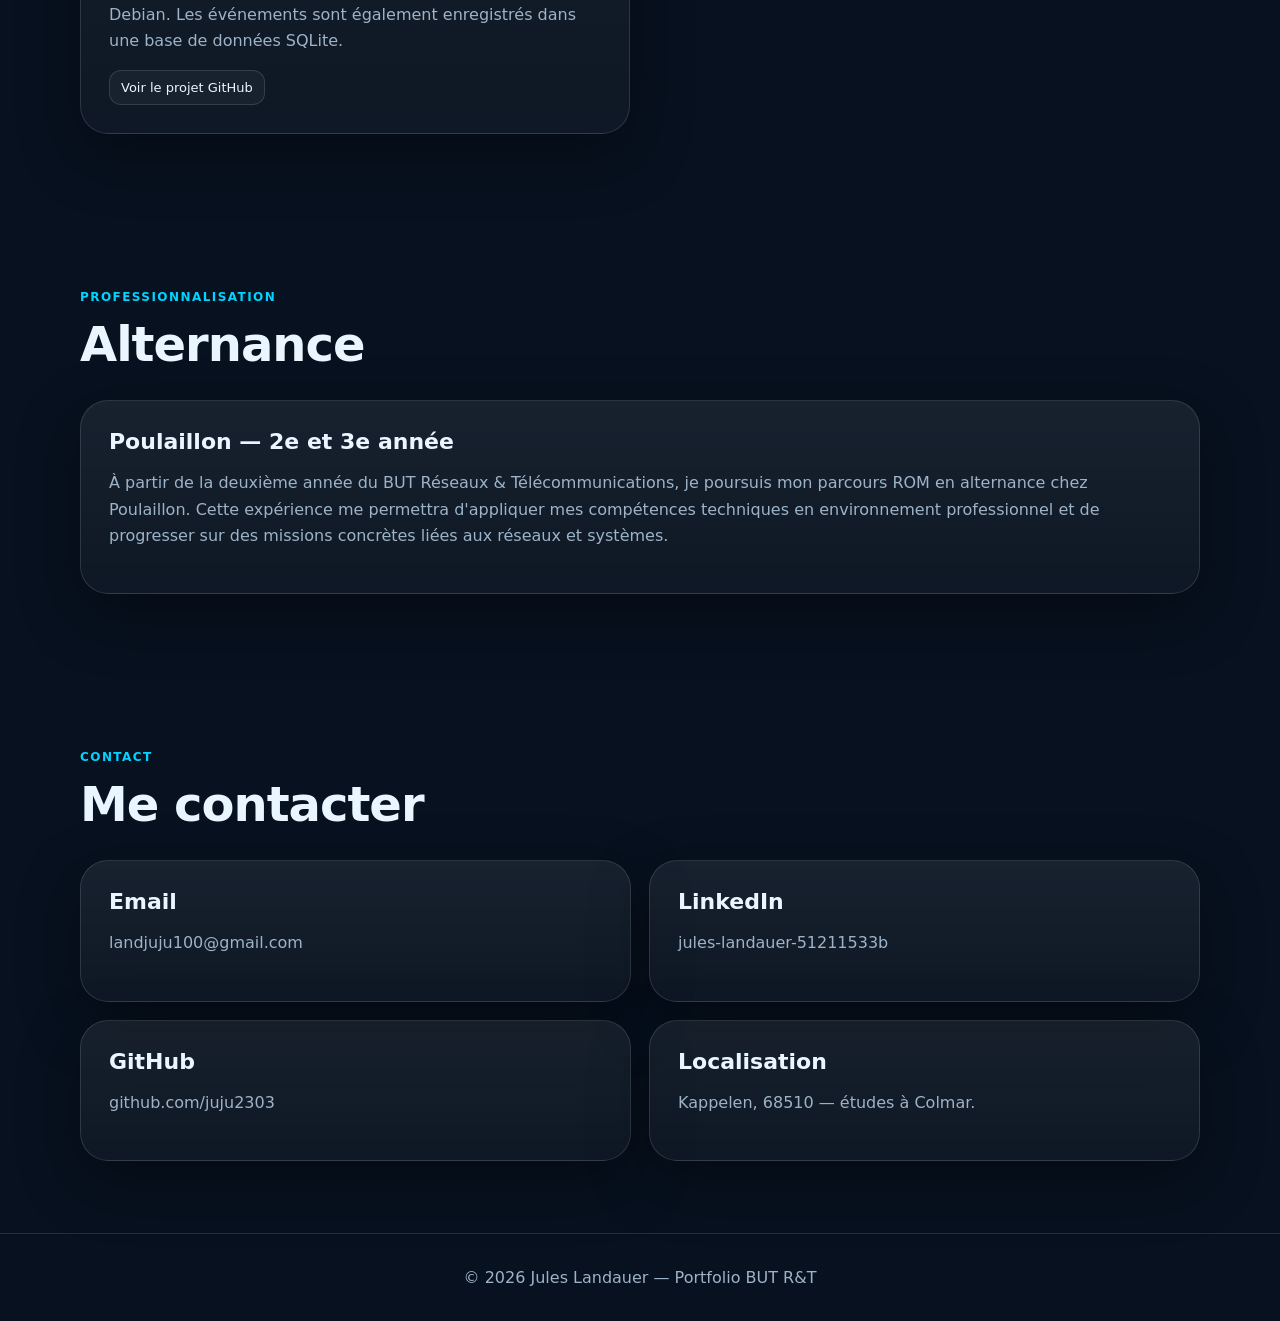
<file: pages/competences.html>
<!doctype html><html lang="fr"><head><meta charset="utf-8"><meta http-equiv="refresh" content="0; url=../index.html#competences"><title>Redirection</title></head><body><a href="../index.html#competences">Retour au portfolio</a></body></html>
</file>
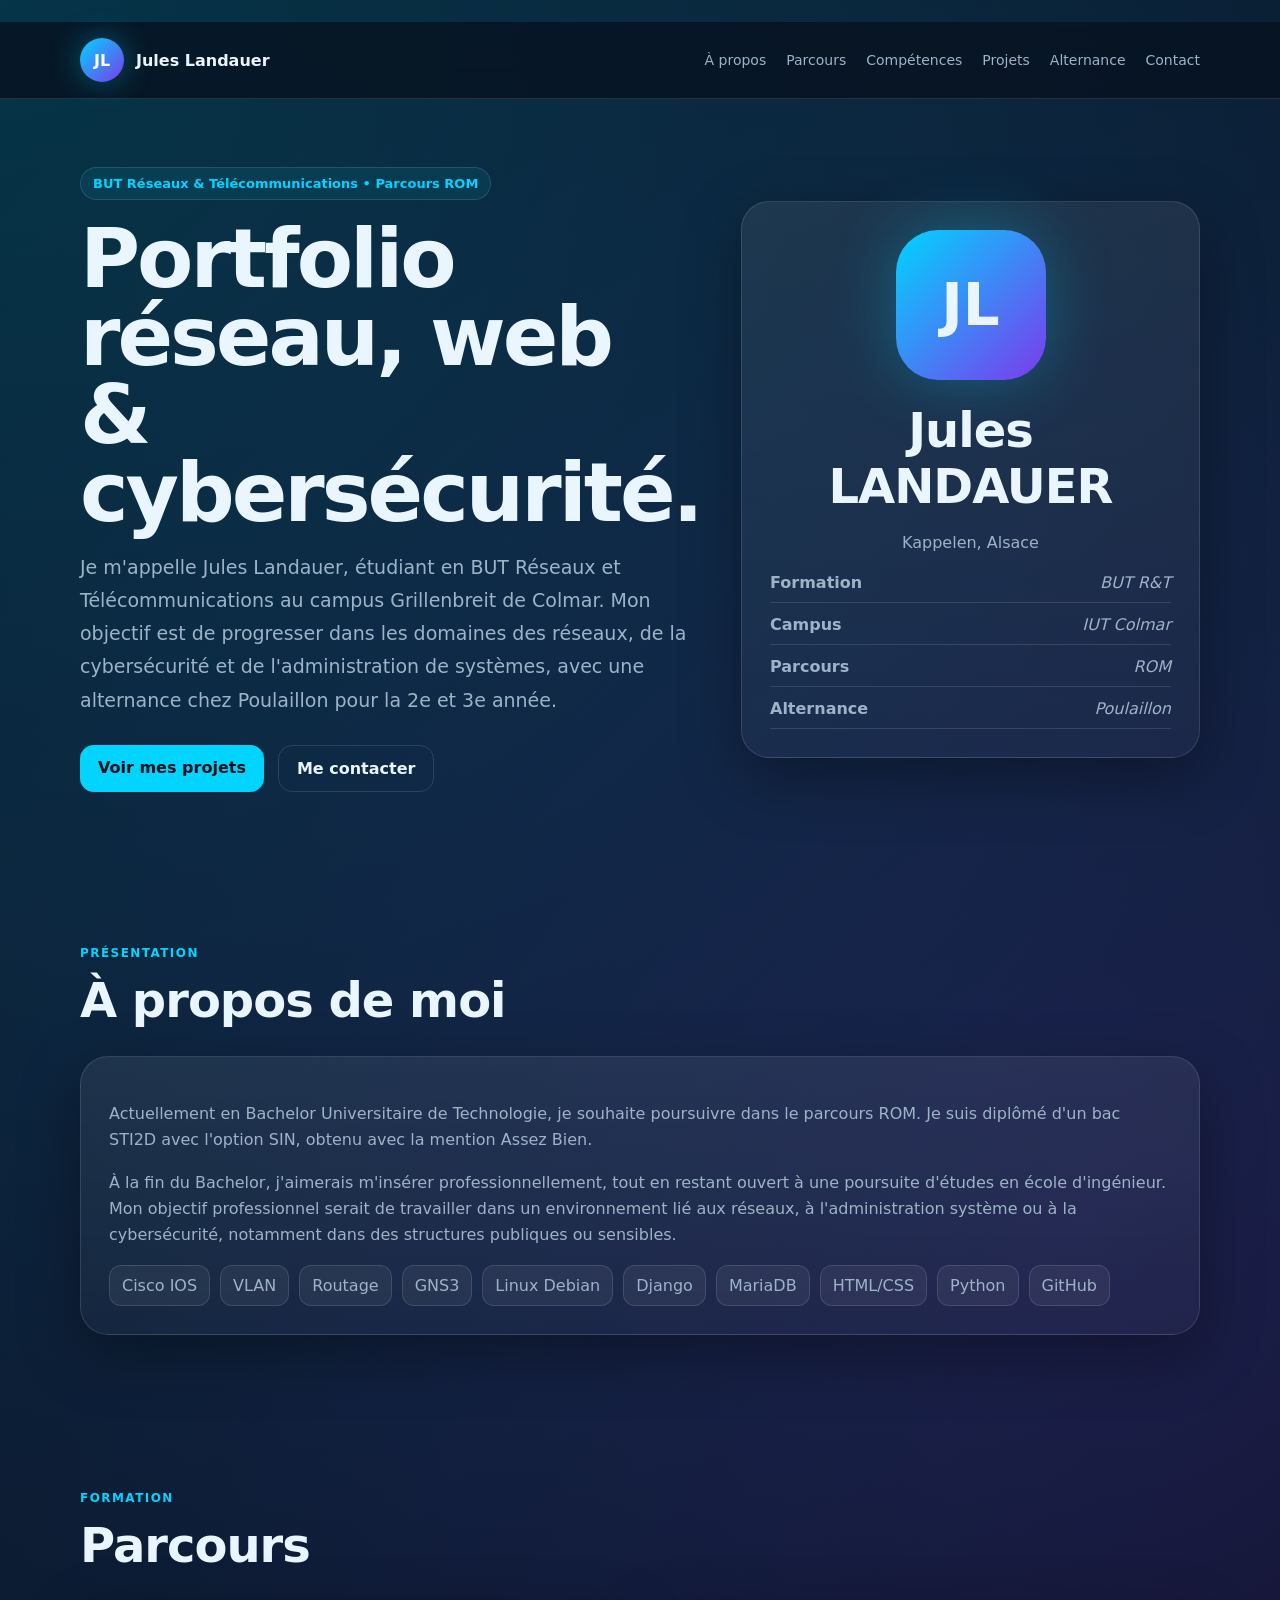
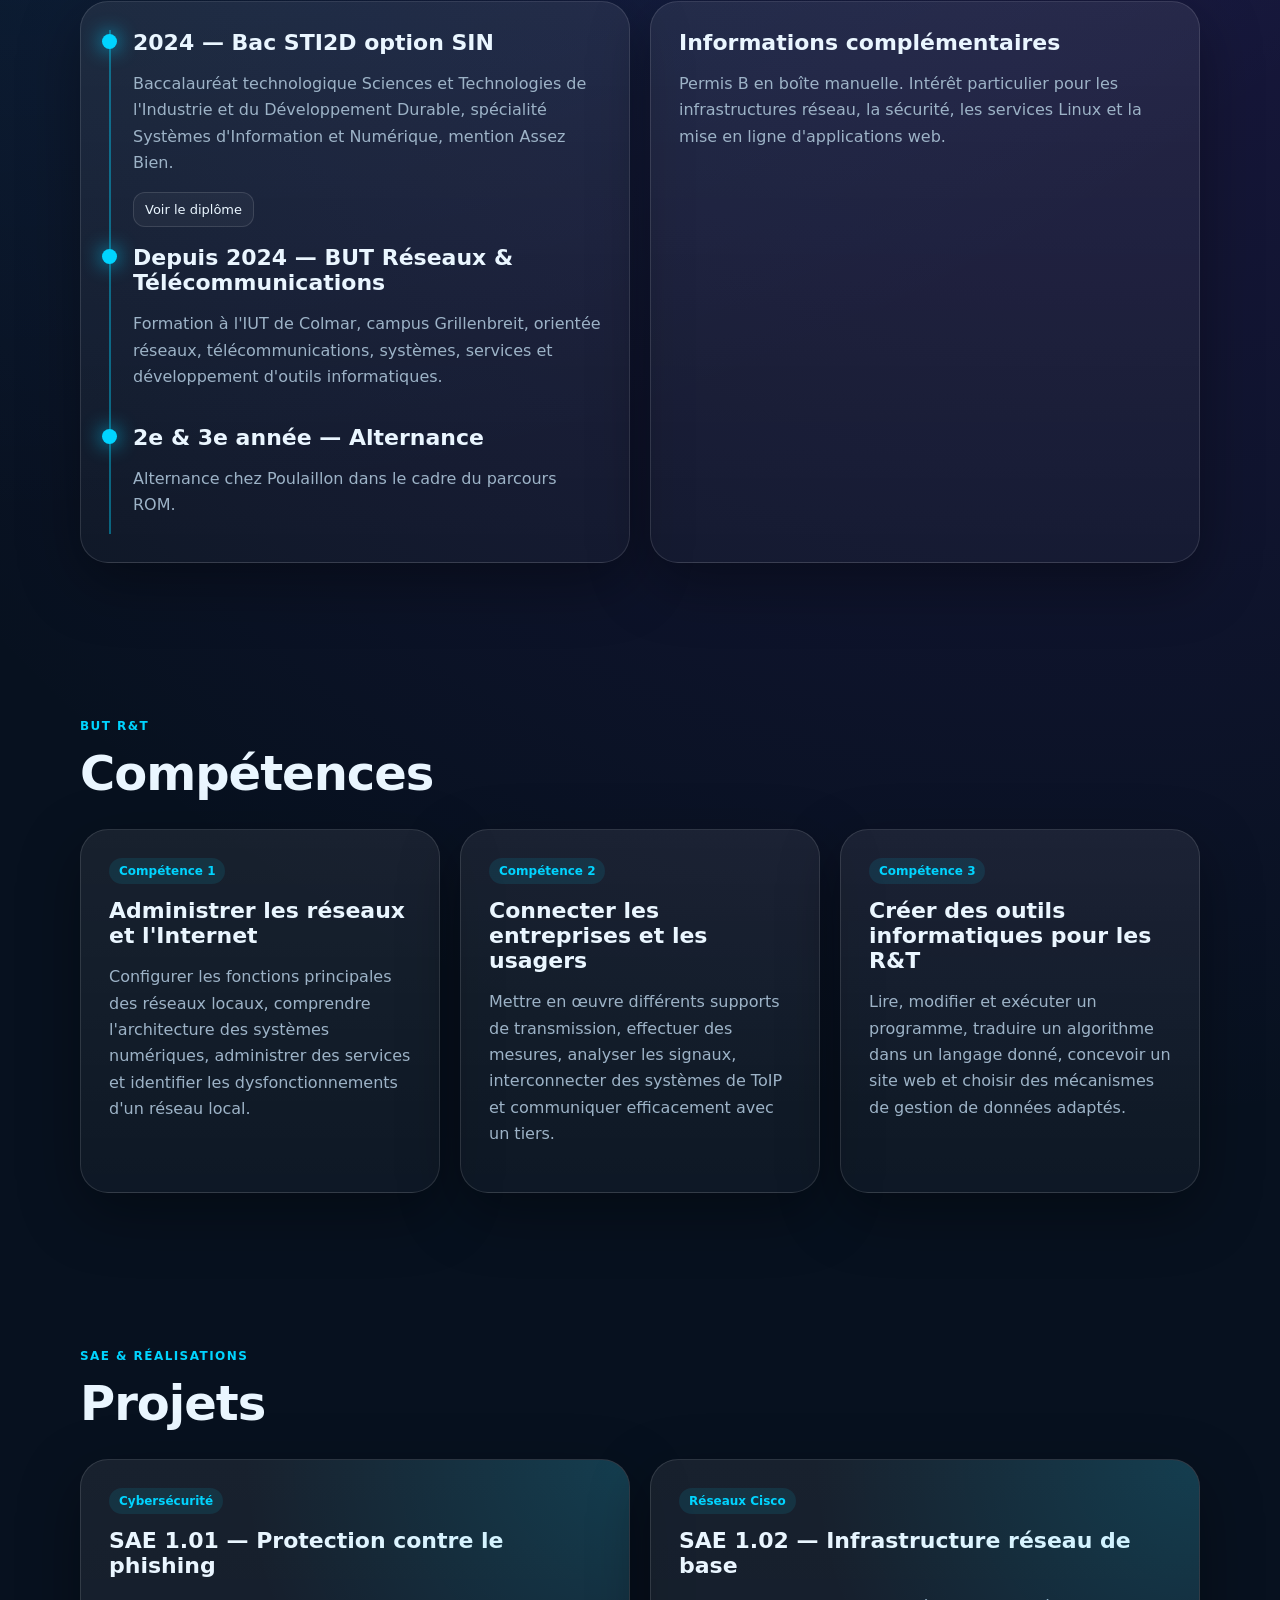
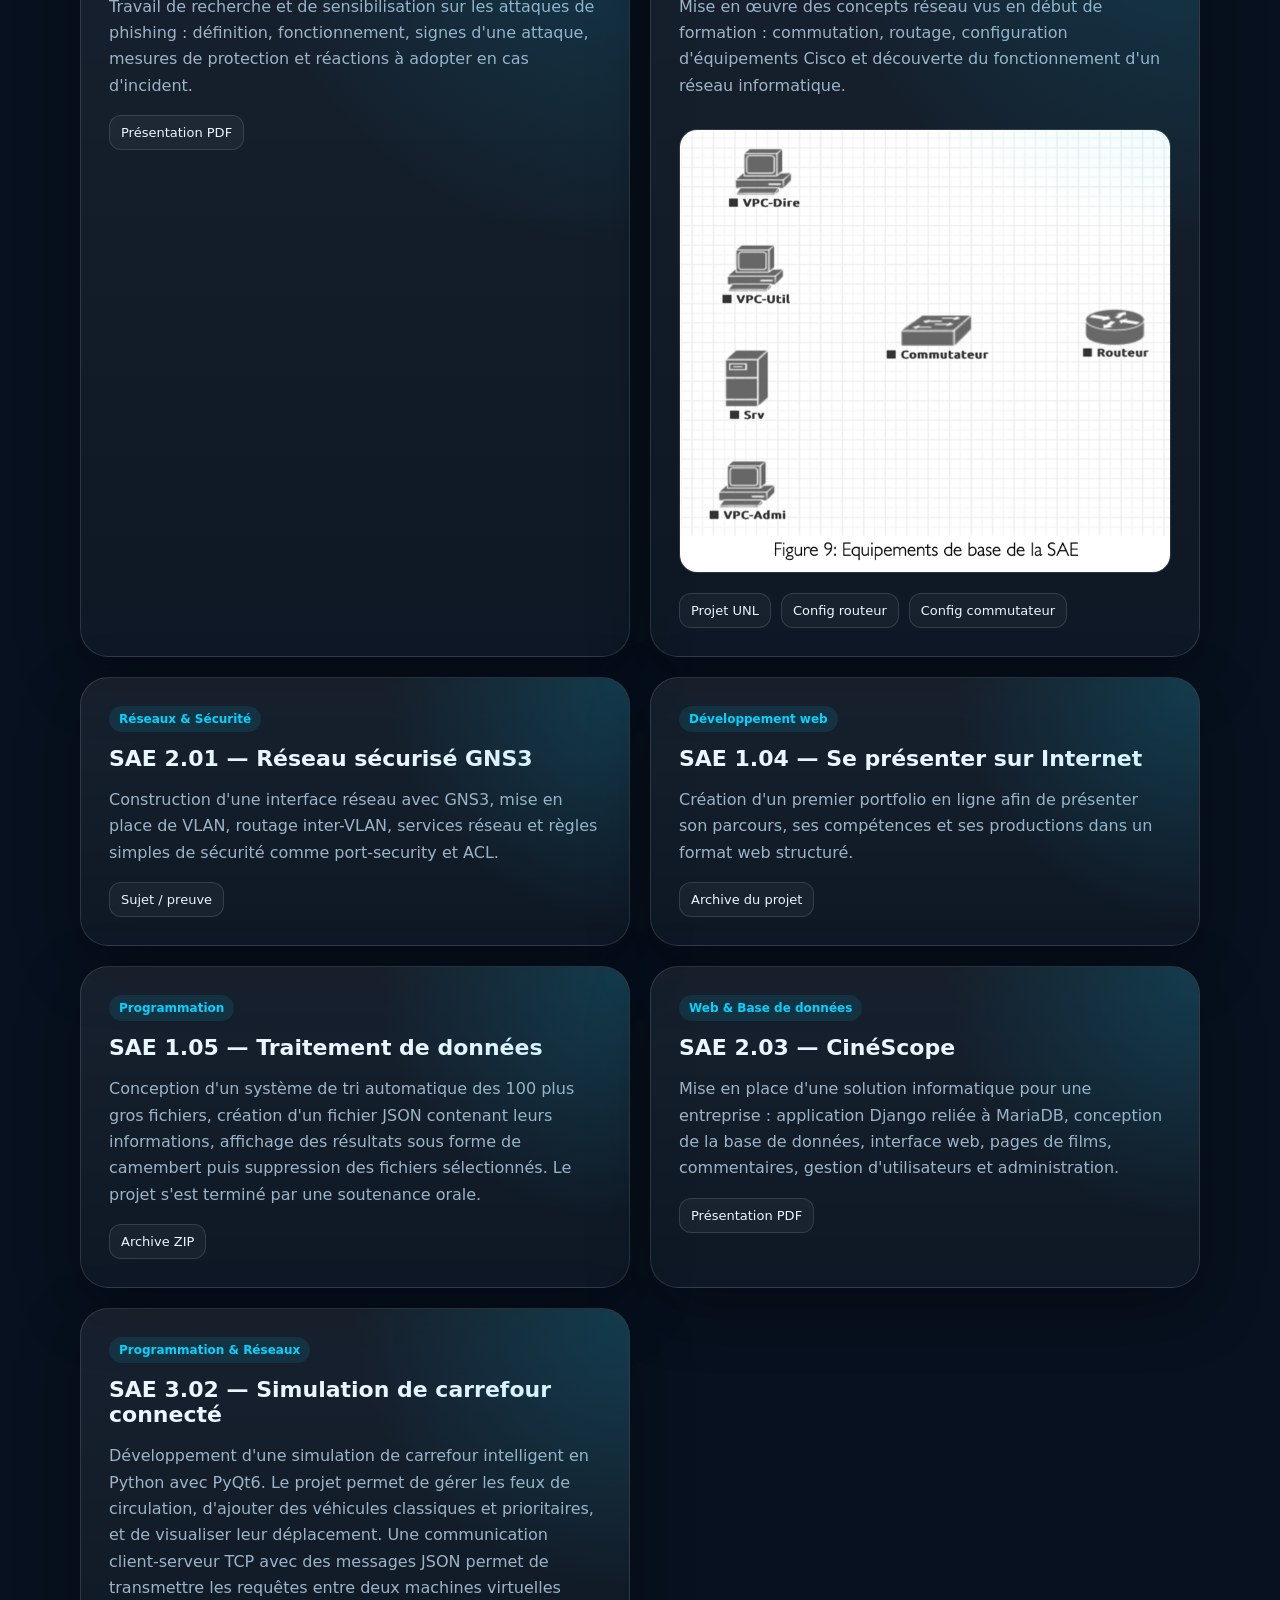
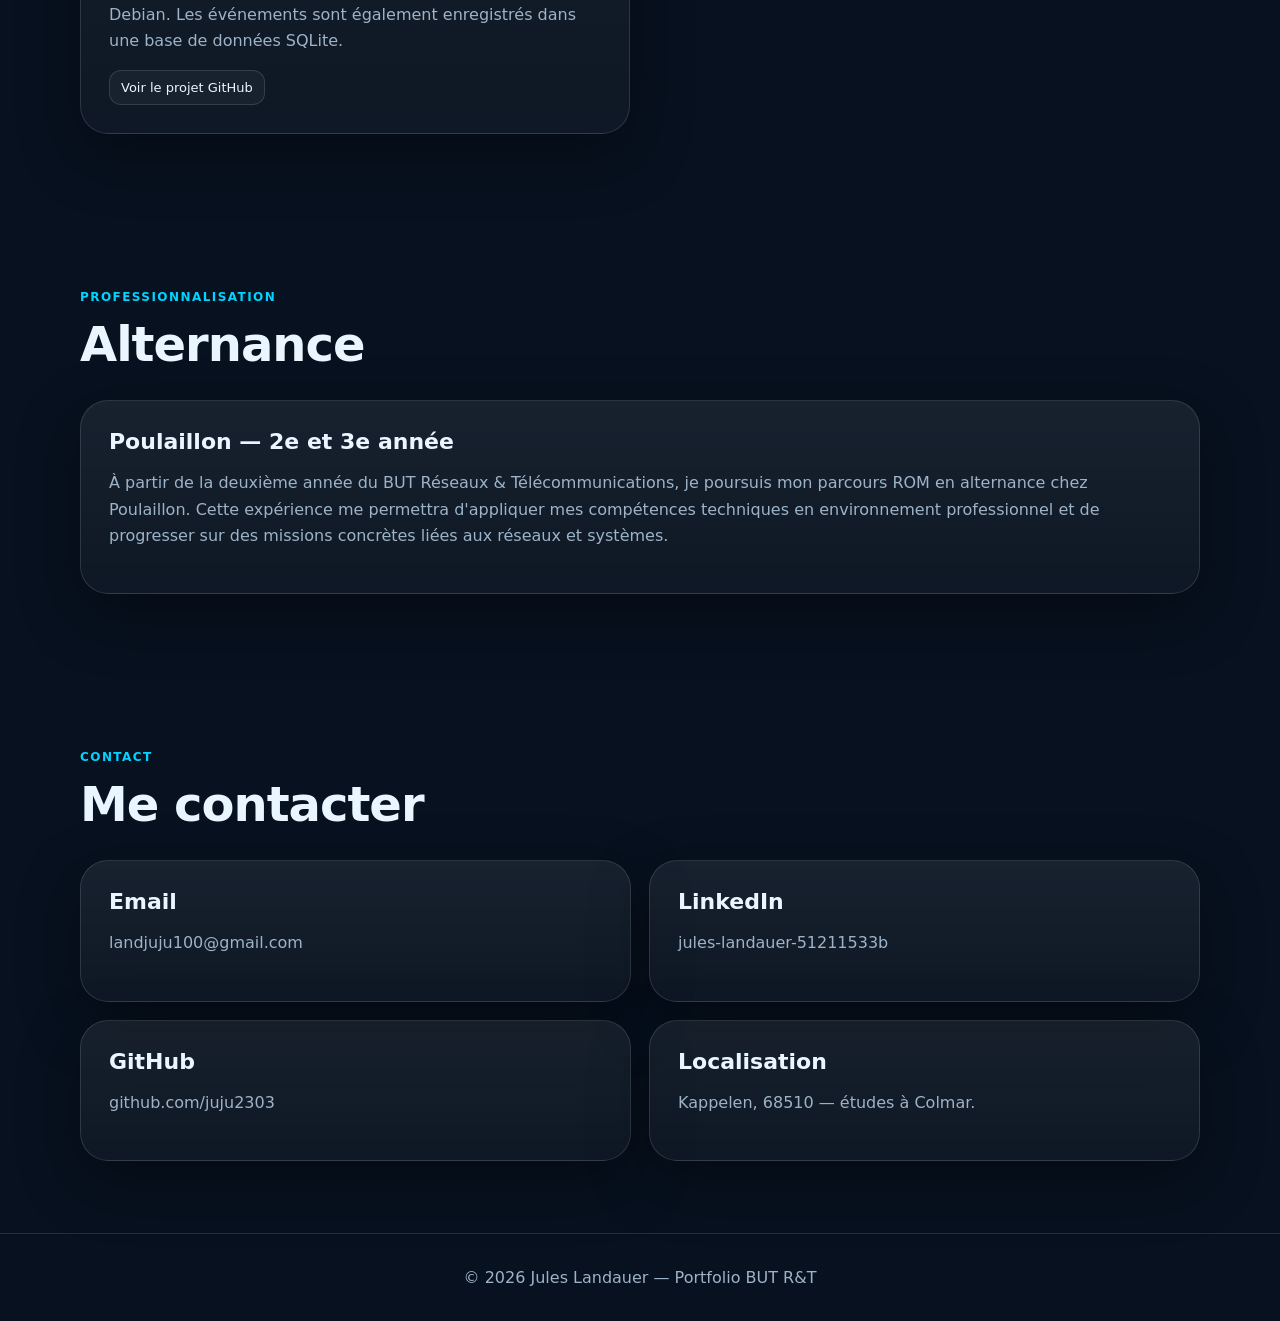
<file: pages/contact.html>
<!doctype html><html lang="fr"><head><meta charset="utf-8"><meta http-equiv="refresh" content="0; url=../index.html#contact"><title>Redirection</title></head><body><a href="../index.html#contact">Retour au portfolio</a></body></html>
</file>
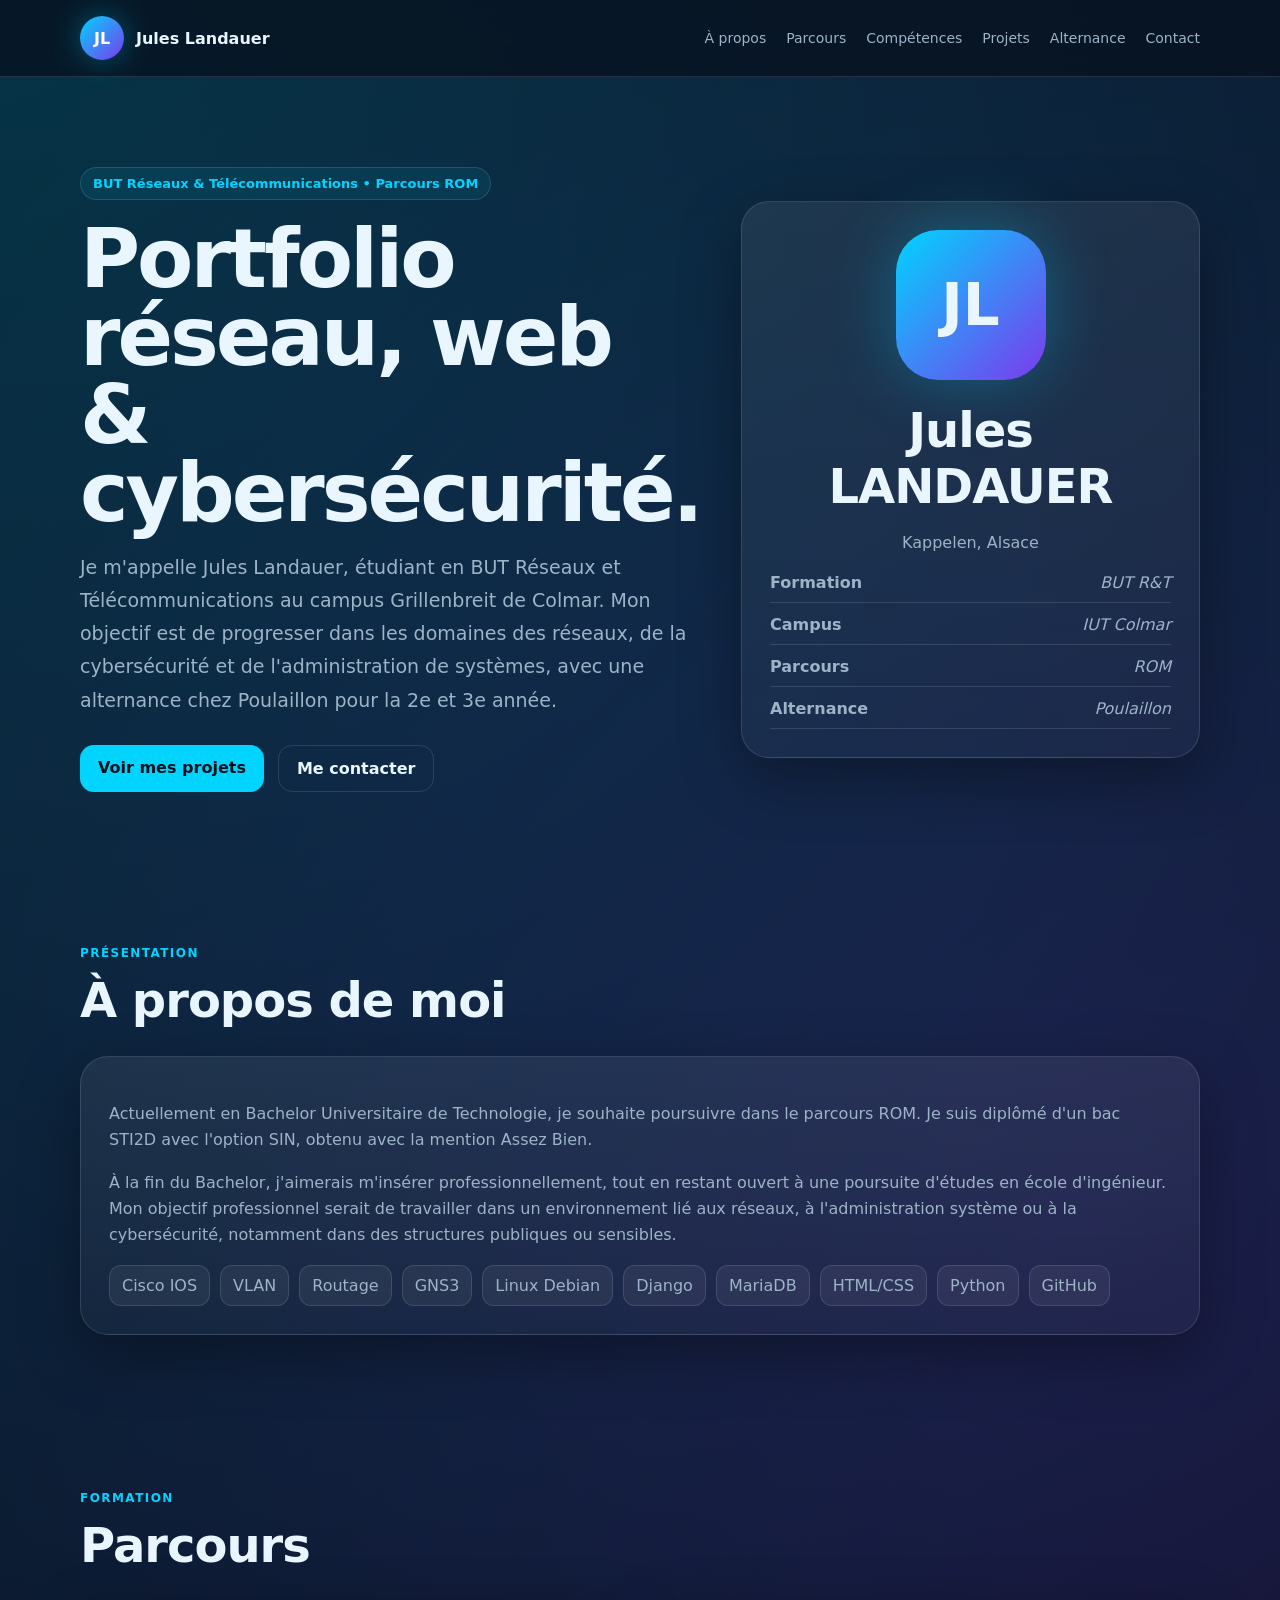
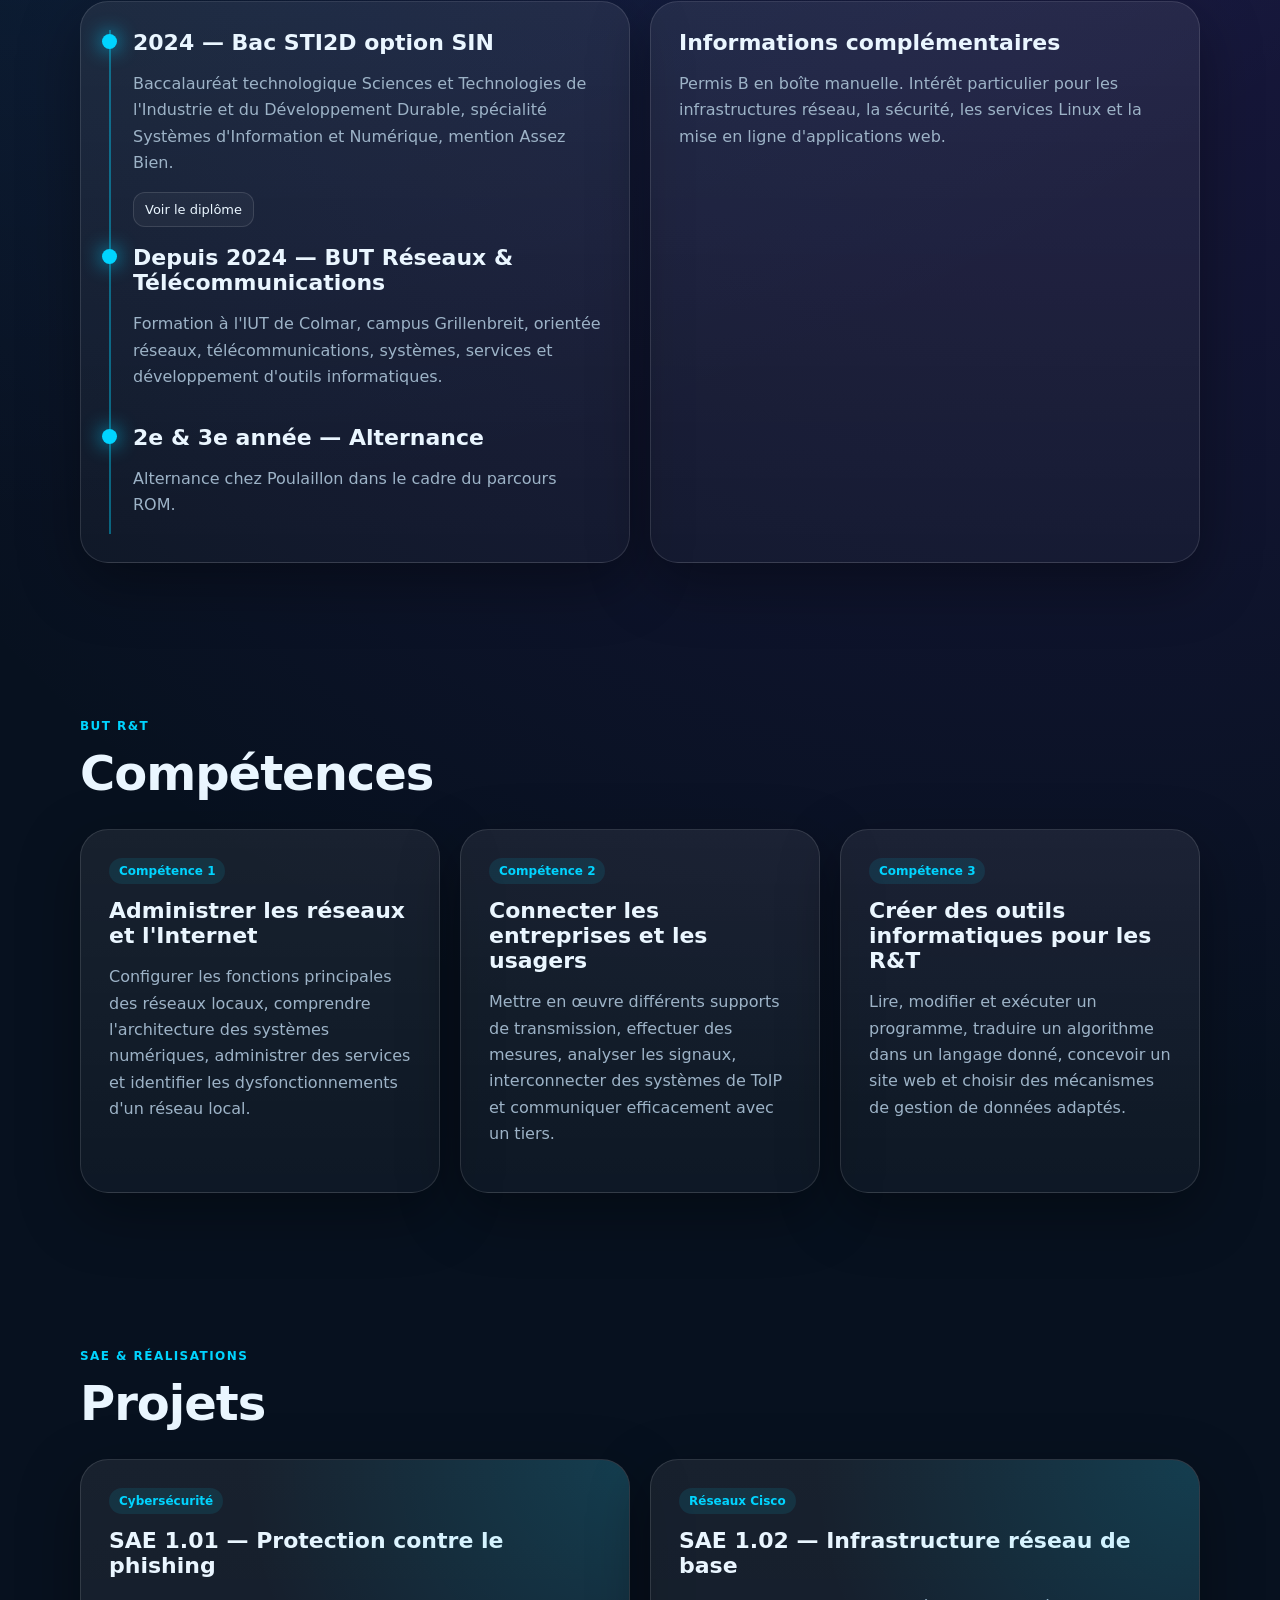
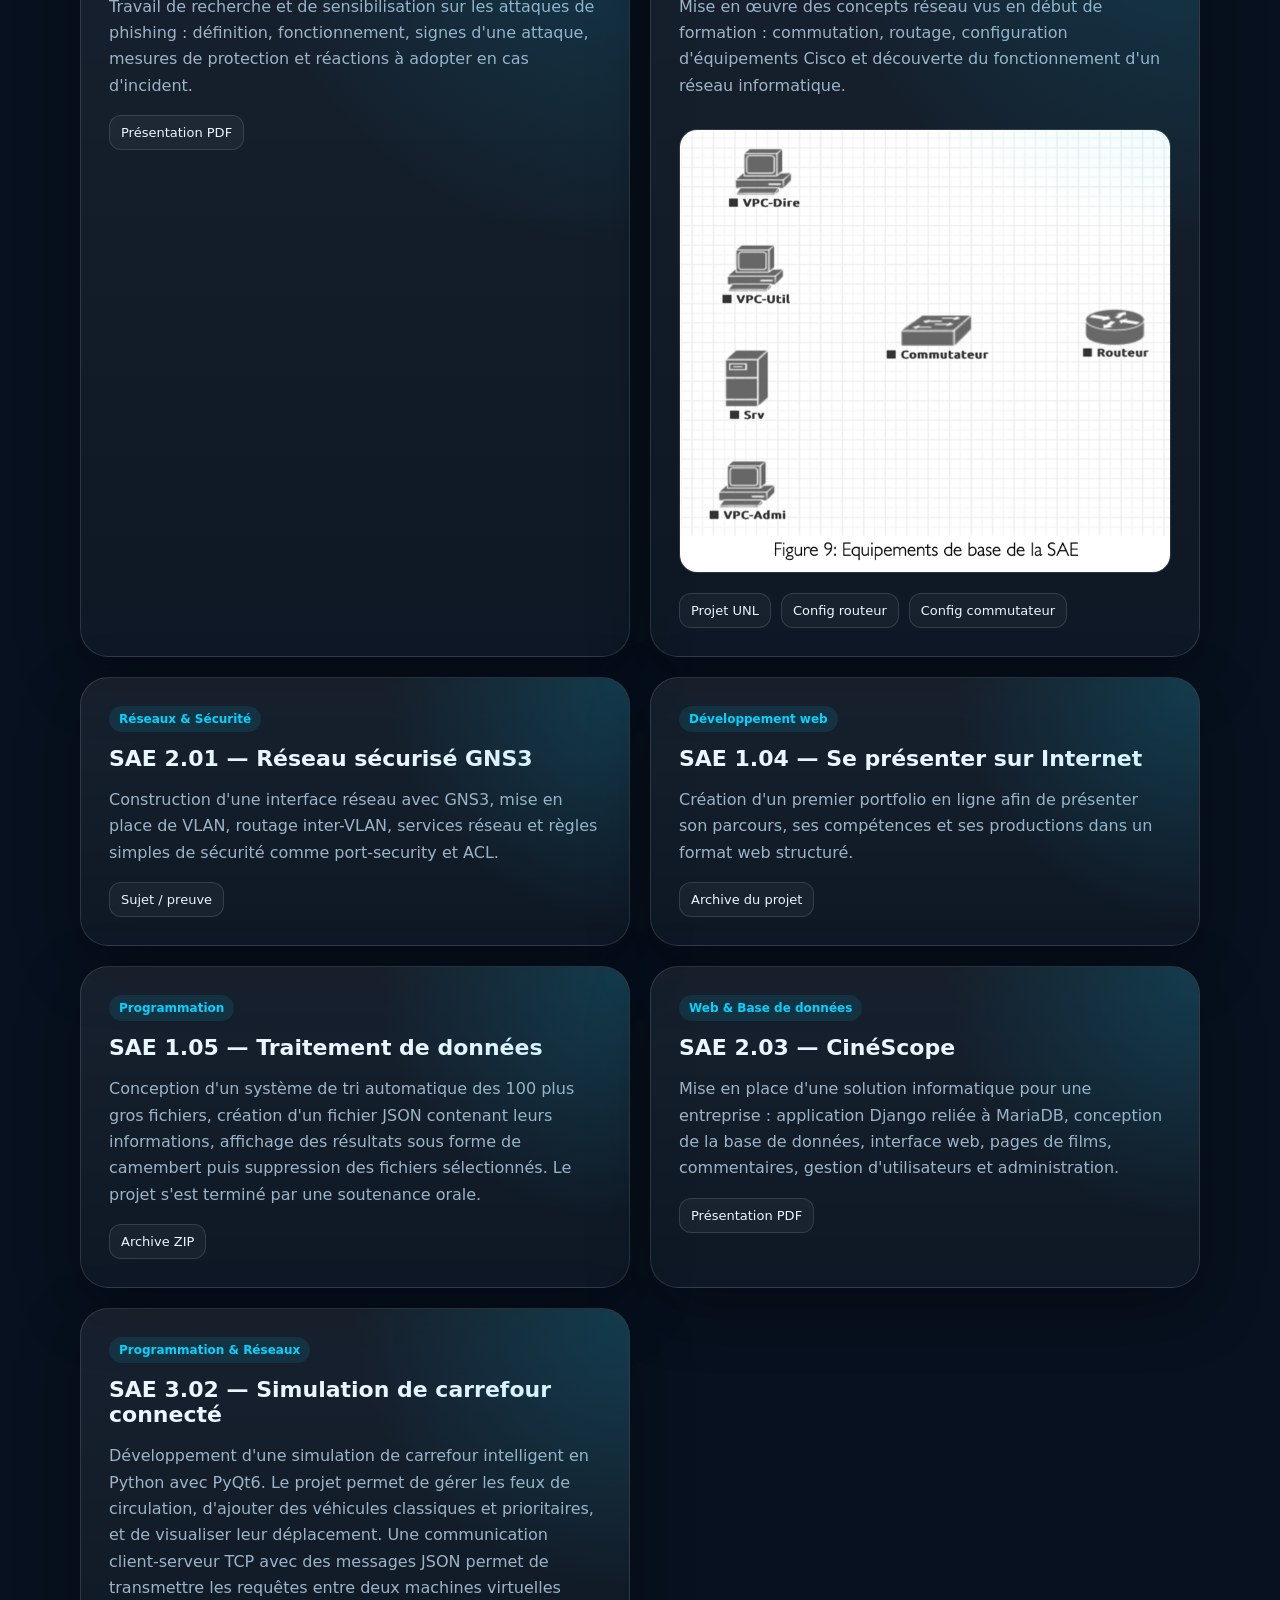
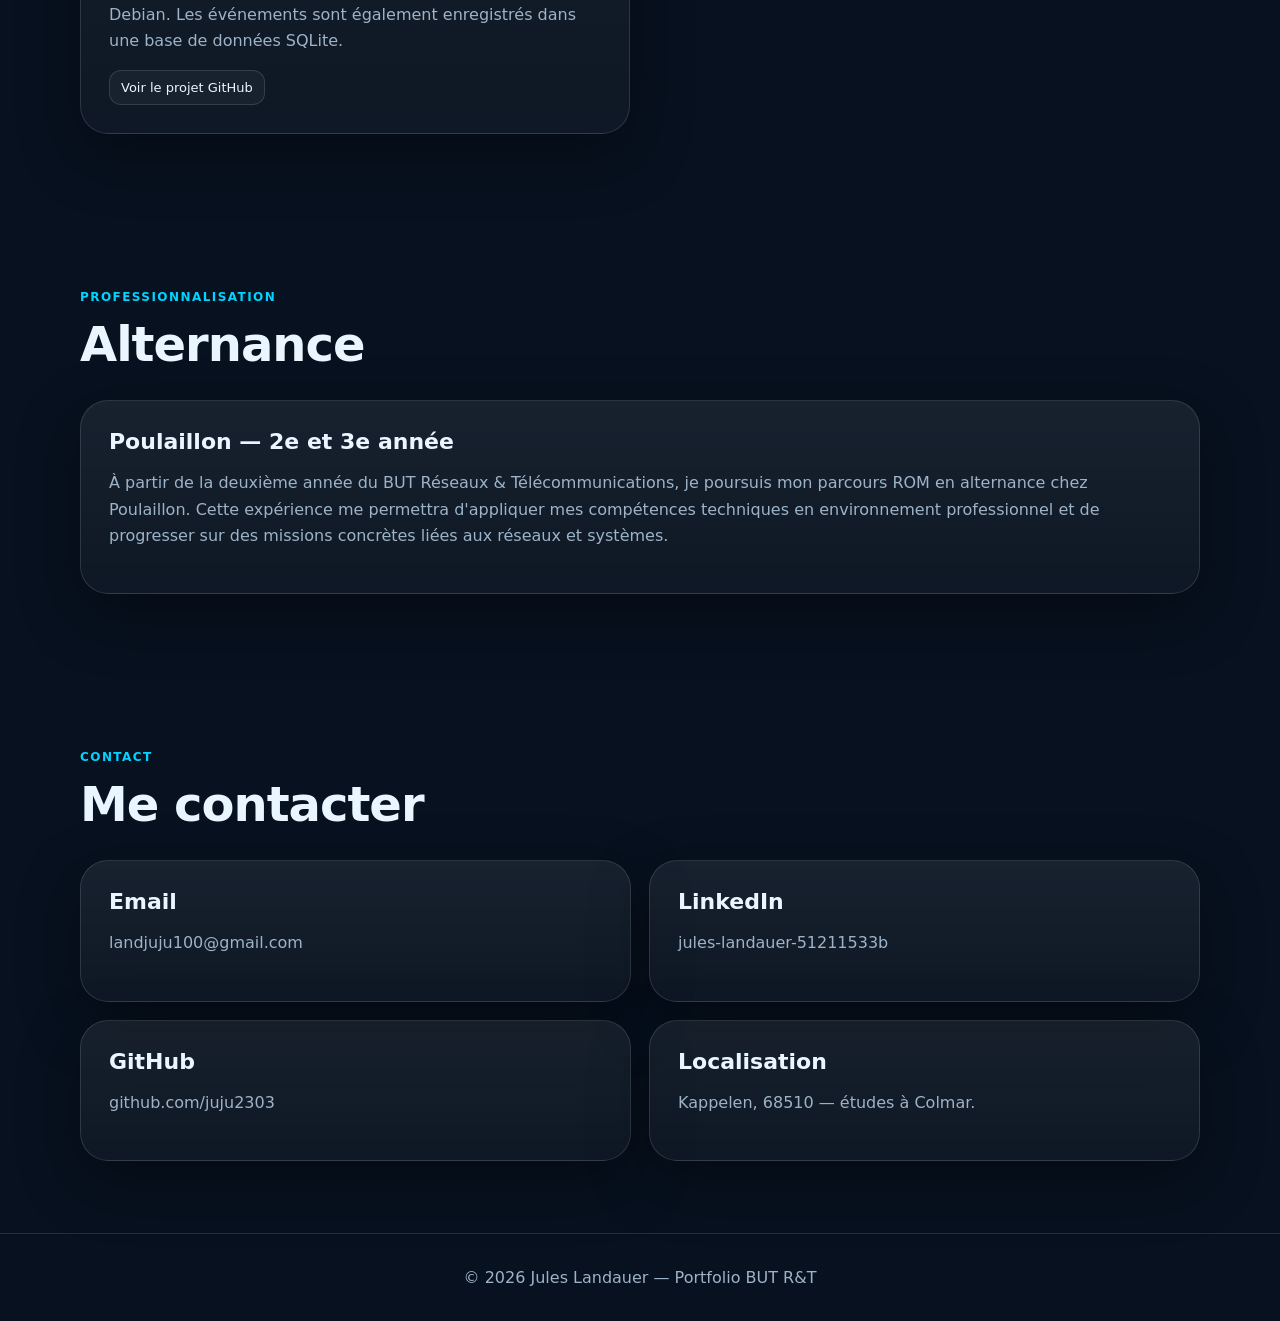
<file: pages/parcours.html>
<!doctype html><html lang="fr"><head><meta charset="utf-8"><meta http-equiv="refresh" content="0; url=../index.html#parcours"><title>Redirection</title></head><body><a href="../index.html#parcours">Retour au portfolio</a></body></html>
</file>
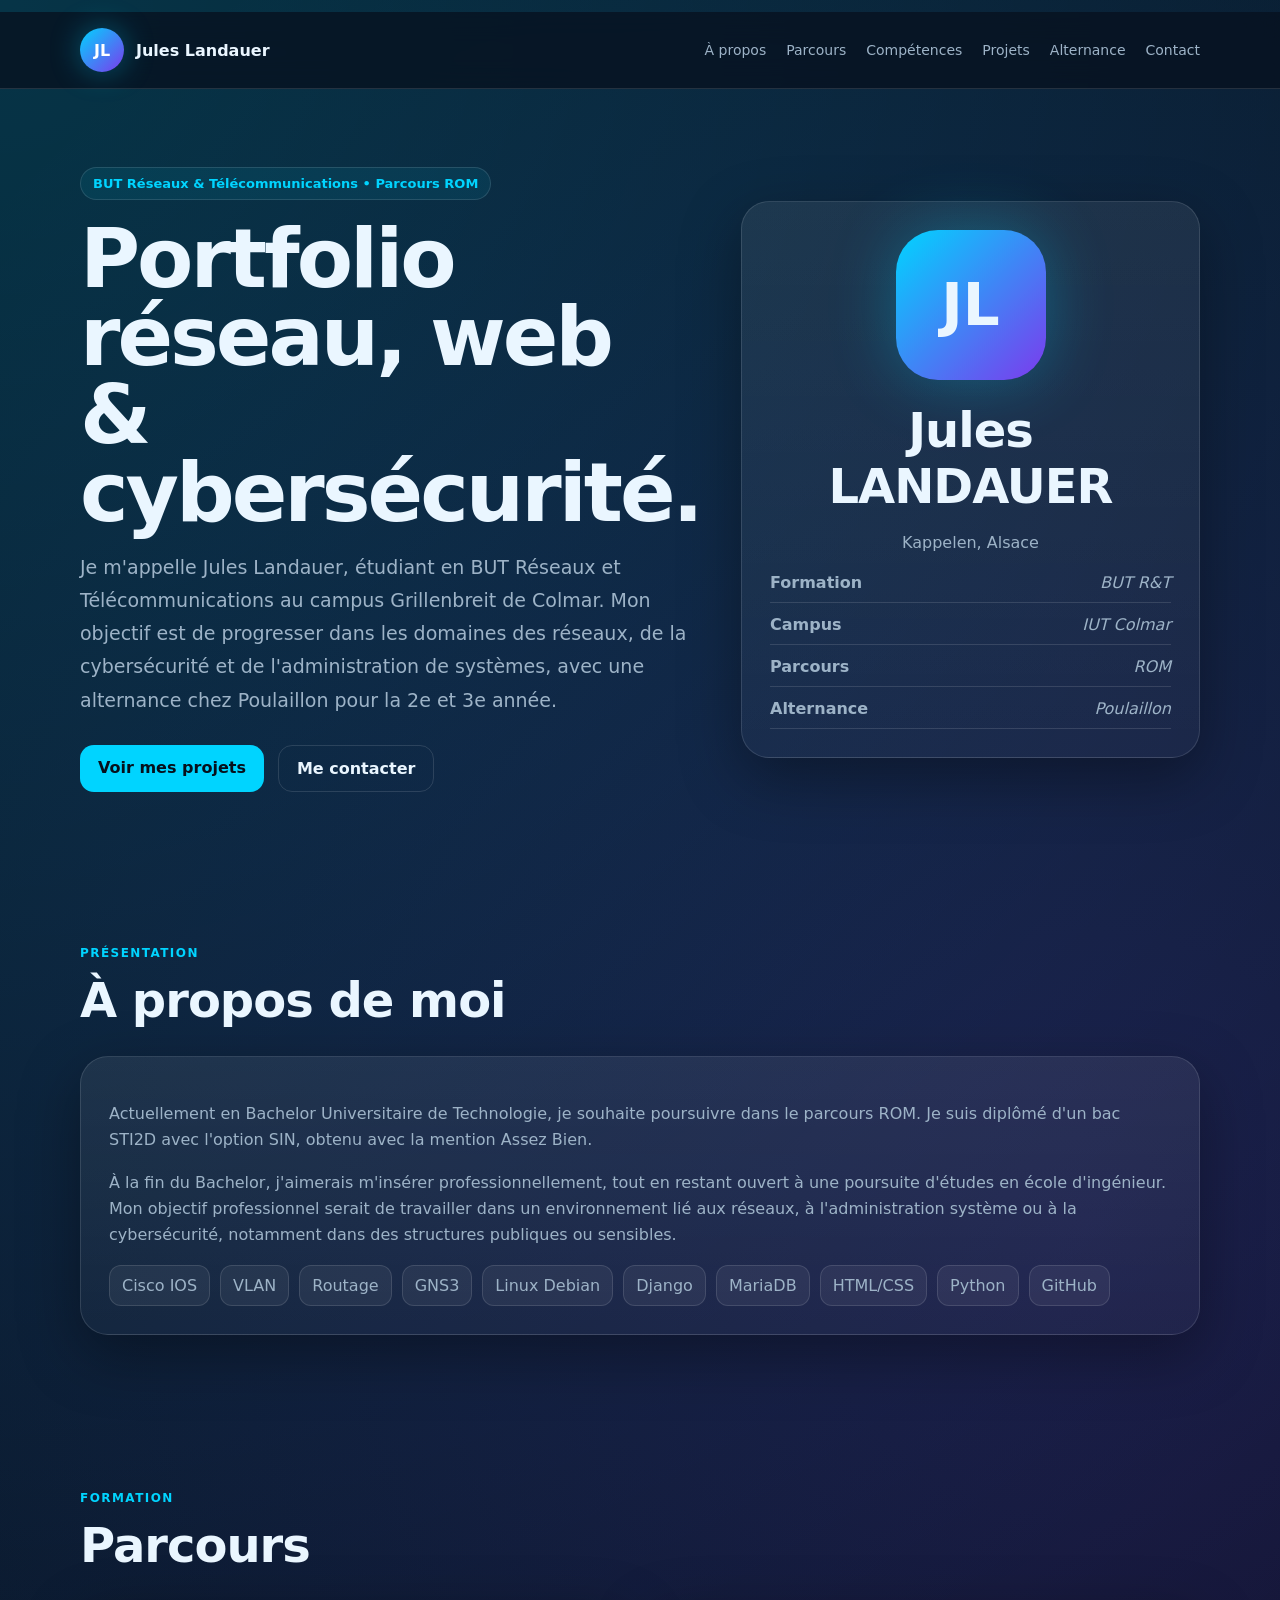
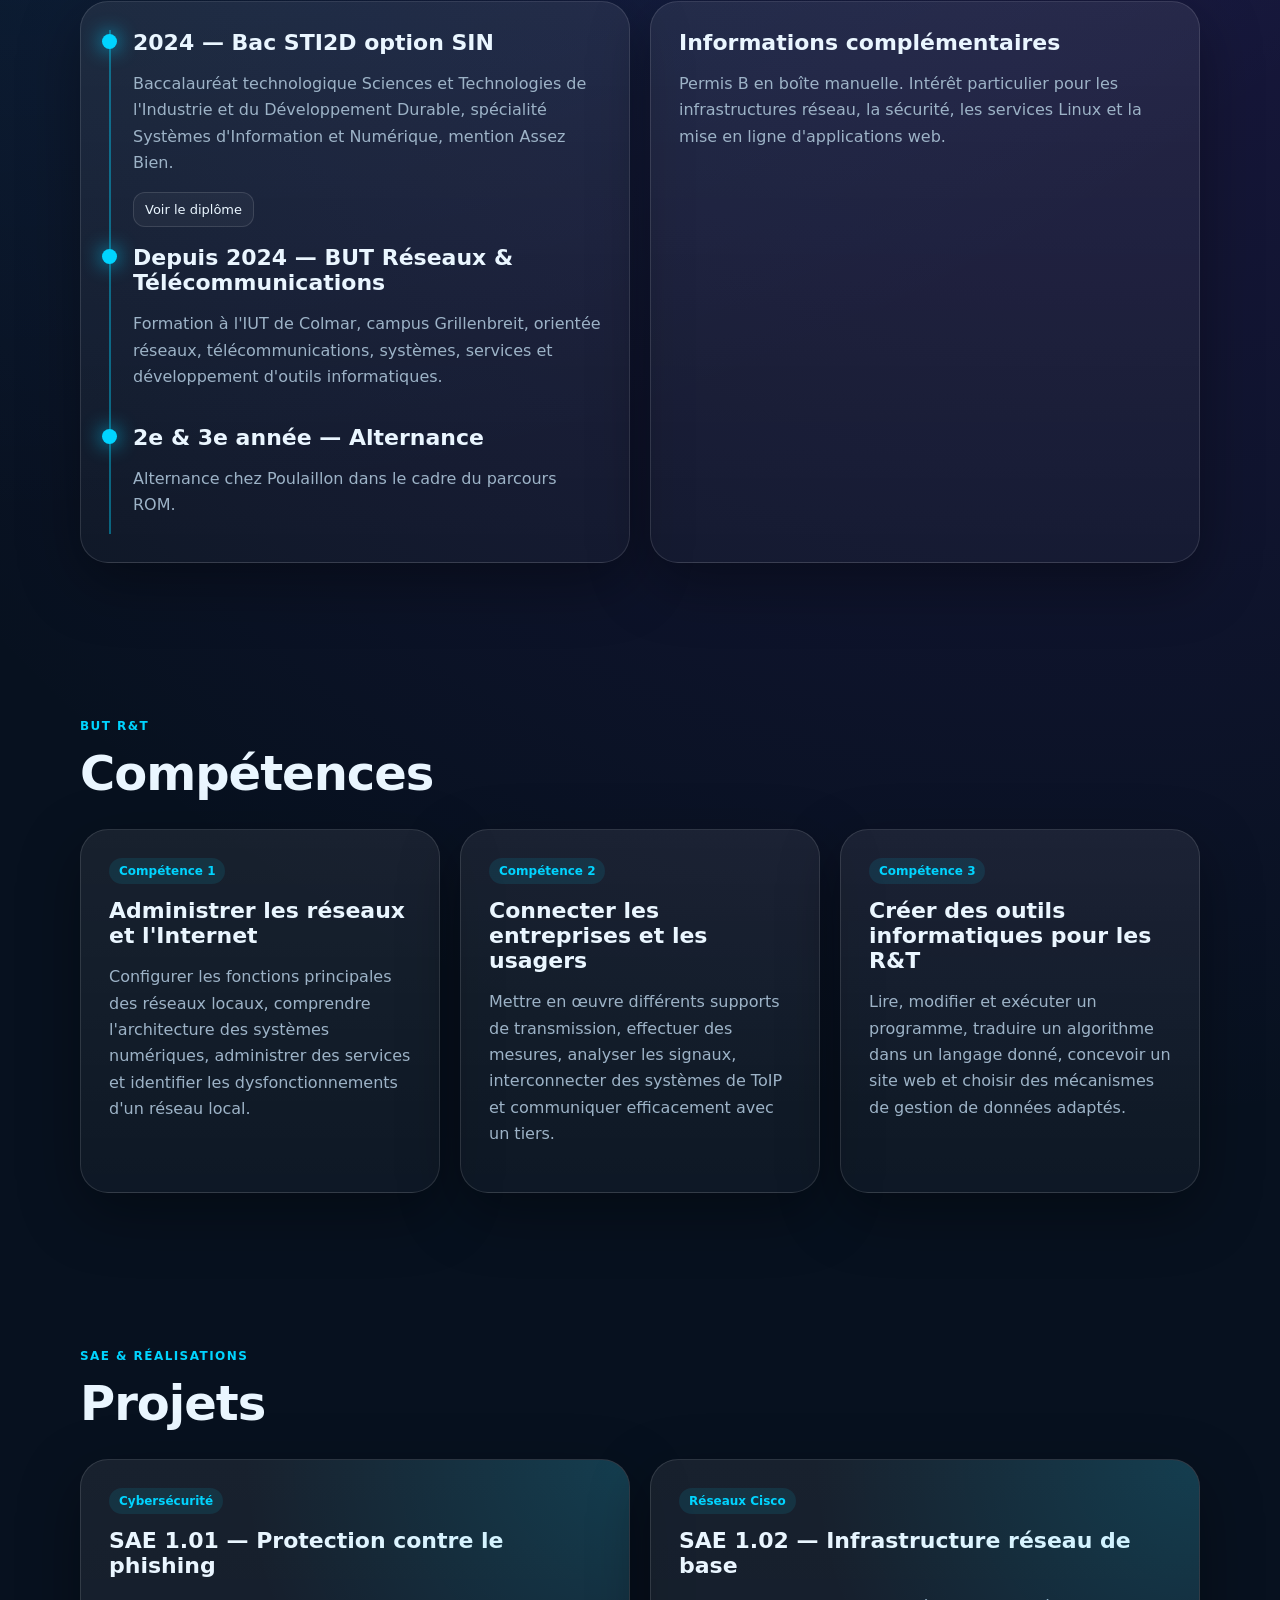
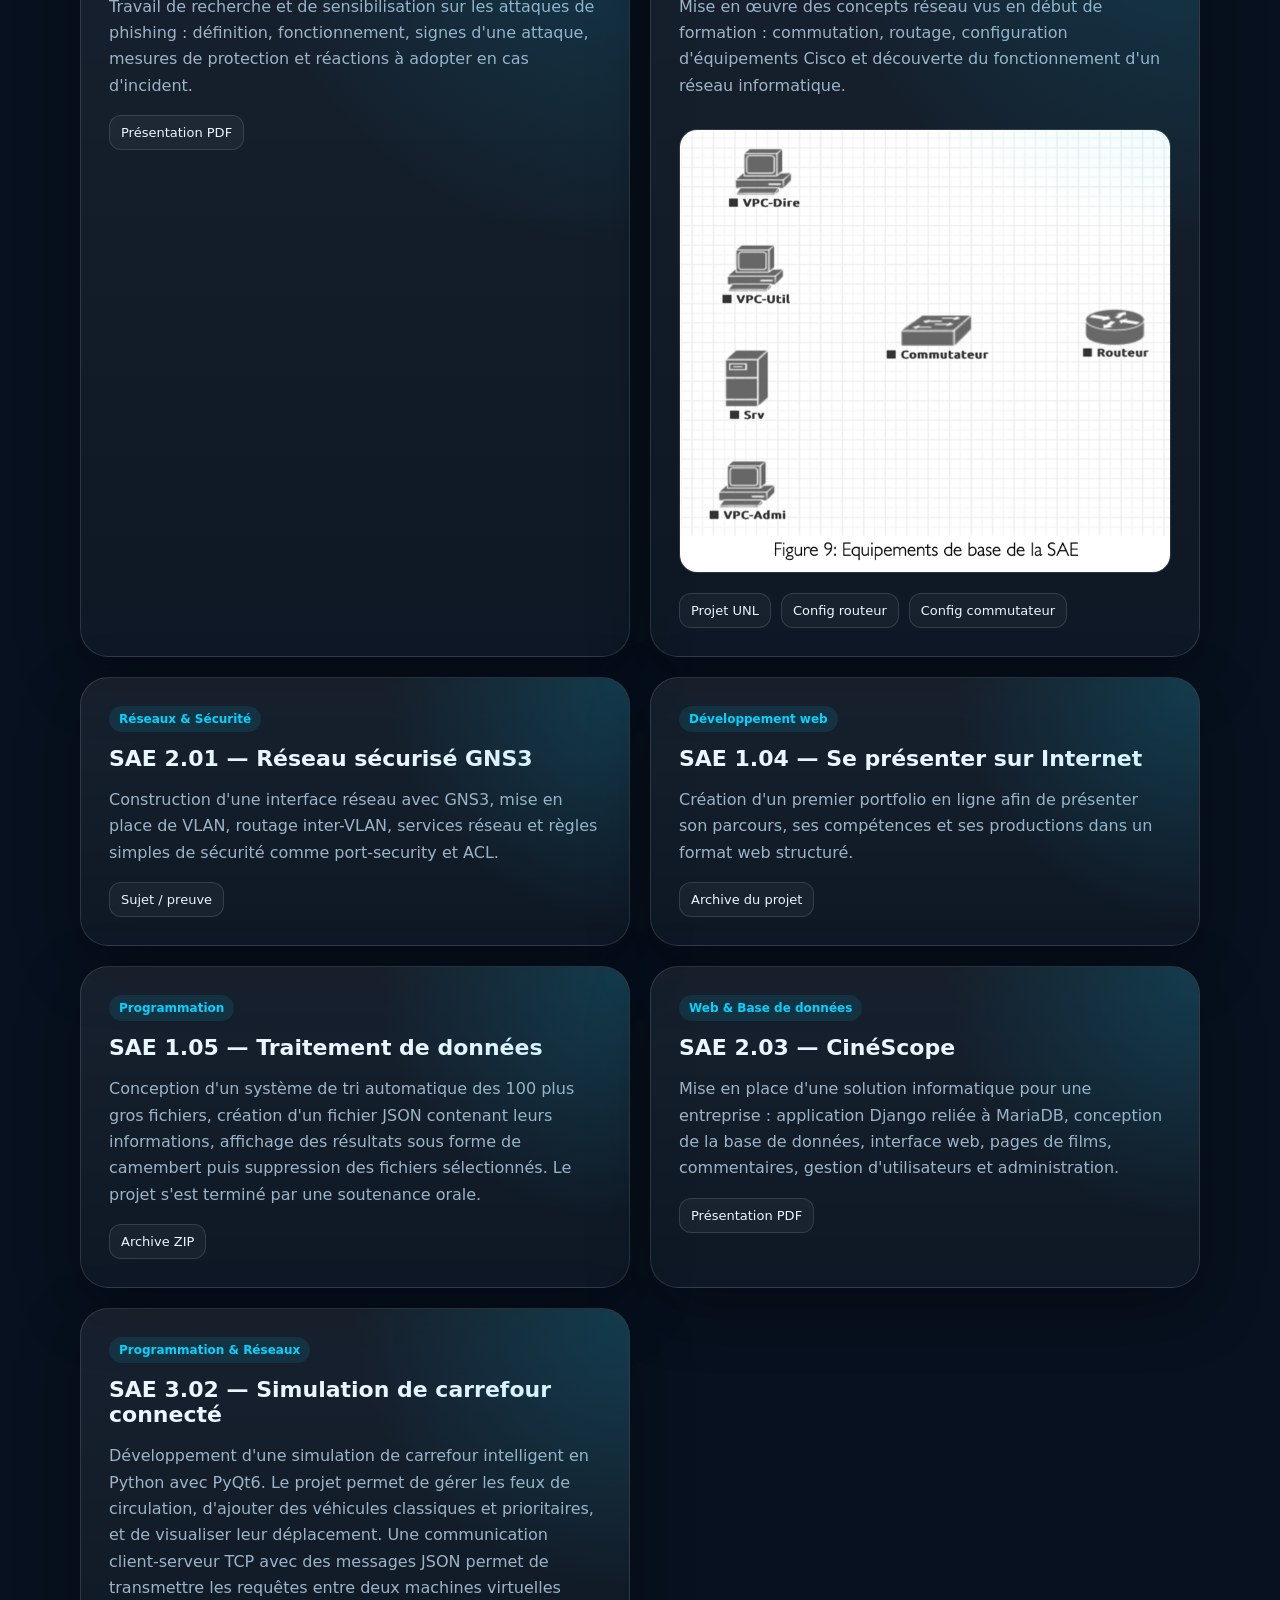
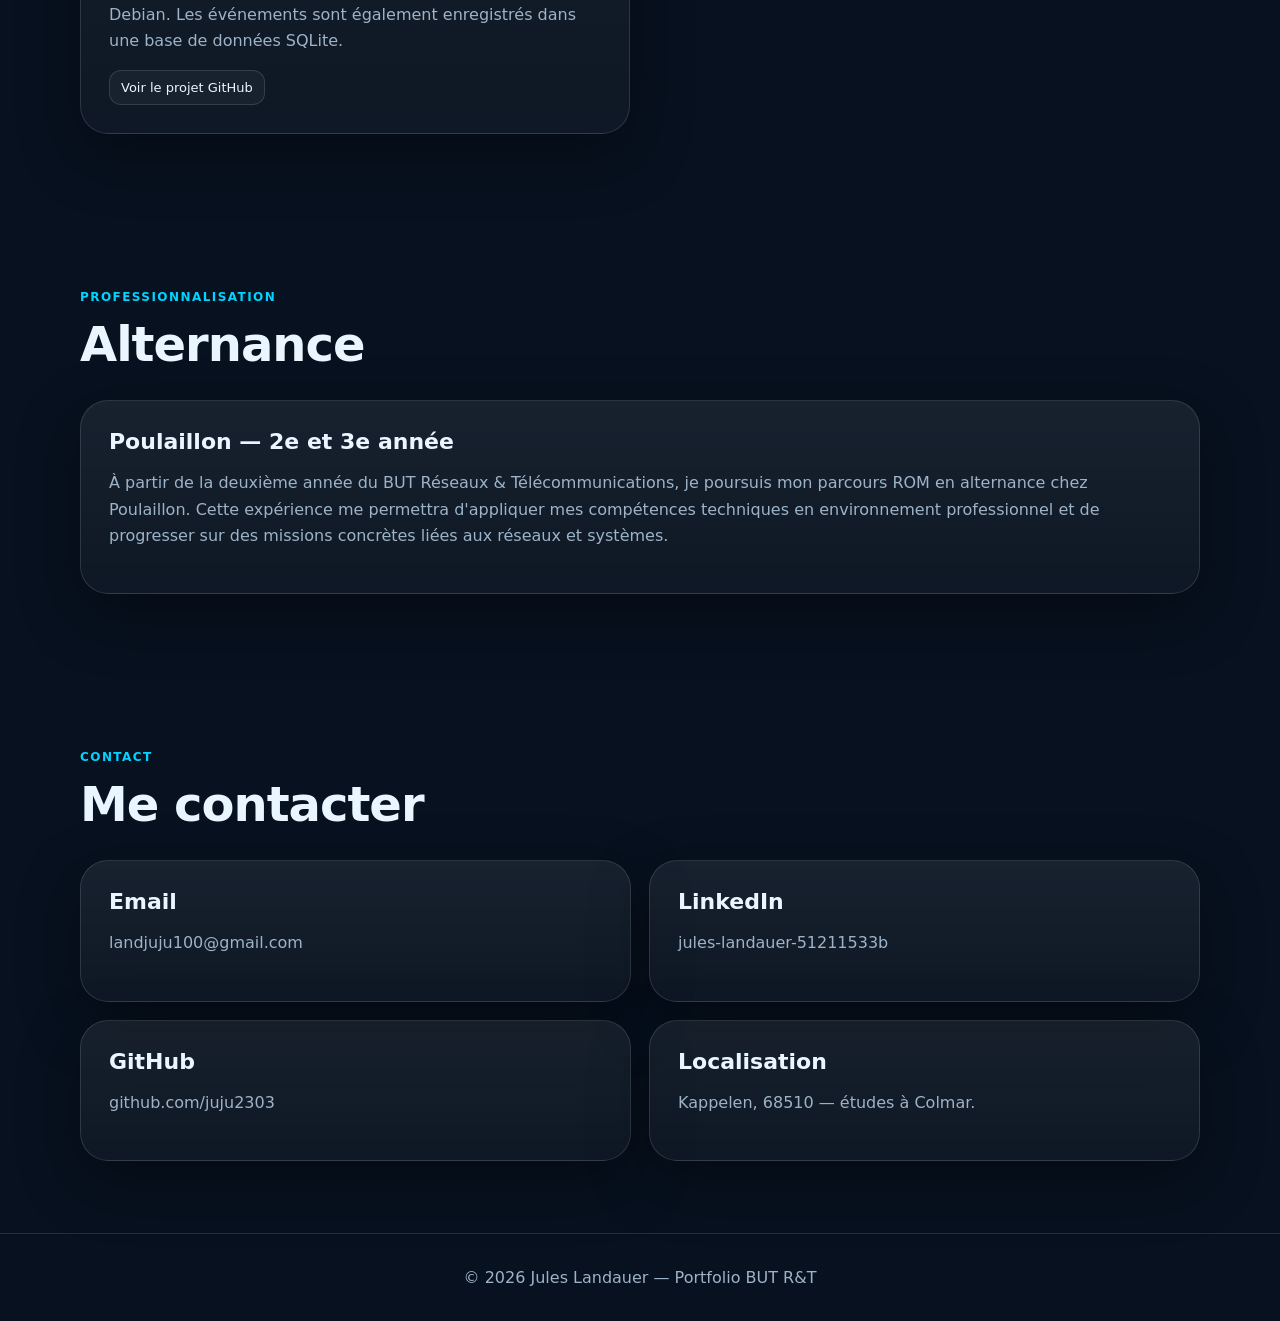
<file: pages/projets.html>
<!doctype html><html lang="fr"><head><meta charset="utf-8"><meta http-equiv="refresh" content="0; url=../index.html#projets"><title>Redirection</title></head><body><a href="../index.html#projets">Retour au portfolio</a></body></html>
</file>
<file: assets/css/style.css>
:root{--bg:#07111f;--panel:#0d1b2e;--panel2:#10243d;--text:#eaf6ff;--muted:#9db3c7;--accent:#00d4ff;--accent2:#7c3aed;--line:rgba(255,255,255,.12);--shadow:0 20px 60px rgba(0,0,0,.35)}
*{box-sizing:border-box}html{scroll-behavior:smooth}body{margin:0;font-family:Inter,system-ui,-apple-system,Segoe UI,Arial,sans-serif;background:radial-gradient(circle at top left,rgba(0,212,255,.18),transparent 34%),radial-gradient(circle at 85% 20%,rgba(124,58,237,.18),transparent 30%),var(--bg);color:var(--text)}a{color:inherit;text-decoration:none}.container{width:min(1120px,92%);margin:auto}.nav{position:sticky;top:0;z-index:20;background:rgba(7,17,31,.78);backdrop-filter:blur(14px);border-bottom:1px solid var(--line)}.nav .container{display:flex;align-items:center;justify-content:space-between;padding:16px 0}.brand{display:flex;gap:12px;align-items:center;font-weight:800}.avatar{width:44px;height:44px;border-radius:50%;display:grid;place-items:center;background:linear-gradient(135deg,var(--accent),var(--accent2));color:white;box-shadow:0 0 30px rgba(0,212,255,.35)}.links{display:flex;gap:20px;color:var(--muted);font-size:14px}.links a:hover{color:var(--accent)}.hero{padding:90px 0 70px}.hero-grid{display:grid;grid-template-columns:1.15fr .85fr;gap:40px;align-items:center}.badge{display:inline-flex;gap:8px;align-items:center;padding:8px 12px;border:1px solid var(--line);border-radius:999px;color:var(--accent);background:rgba(0,212,255,.08);font-weight:700;font-size:13px}h1{font-size:clamp(42px,7vw,82px);line-height:.95;margin:20px 0 18px;letter-spacing:-3px}.lead{color:var(--muted);font-size:19px;line-height:1.75;max-width:760px}.actions{display:flex;gap:14px;flex-wrap:wrap;margin-top:28px}.btn{padding:13px 18px;border-radius:14px;background:var(--accent);color:#06101c;font-weight:800}.btn.secondary{background:transparent;color:var(--text);border:1px solid var(--line)}.card{background:linear-gradient(180deg,rgba(255,255,255,.07),rgba(255,255,255,.03));border:1px solid var(--line);border-radius:28px;padding:28px;box-shadow:var(--shadow)}.profile-card{text-align:center}.big-avatar{width:150px;height:150px;border-radius:42px;margin:0 auto 22px;display:grid;place-items:center;background:linear-gradient(135deg,var(--accent),var(--accent2));font-size:58px;font-weight:900;box-shadow:0 0 65px rgba(0,212,255,.3)}.meta{display:grid;gap:12px;text-align:left;color:var(--muted)}.meta span{display:flex;justify-content:space-between;border-bottom:1px solid var(--line);padding-bottom:10px}.section{padding:72px 0}.section-head{display:flex;justify-content:space-between;gap:25px;align-items:end;margin-bottom:28px}h2{font-size:clamp(30px,4vw,48px);margin:0;letter-spacing:-1px}.eyebrow{color:var(--accent);font-weight:800;text-transform:uppercase;letter-spacing:.12em;font-size:12px}.grid{display:grid;grid-template-columns:repeat(3,1fr);gap:20px}.two{grid-template-columns:repeat(2,1fr)}.project{position:relative;overflow:hidden}.project:before{content:"";position:absolute;inset:0;background:radial-gradient(circle at top right,rgba(0,212,255,.16),transparent 40%);pointer-events:none}.tag{display:inline-block;padding:6px 10px;border-radius:999px;background:rgba(0,212,255,.1);color:var(--accent);font-size:12px;font-weight:800;margin-bottom:14px}.project h3,.card h3{margin:0 0 10px;font-size:22px}.project p,.card p{color:var(--muted);line-height:1.65}.doclinks{display:flex;flex-wrap:wrap;gap:10px;margin-top:16px}.doclinks a{font-size:13px;border:1px solid var(--line);padding:9px 11px;border-radius:12px;color:var(--text);background:rgba(255,255,255,.04)}.skills{display:flex;flex-wrap:wrap;gap:10px}.skills span{padding:10px 12px;border-radius:12px;background:rgba(255,255,255,.06);border:1px solid var(--line);color:var(--muted)}.timeline{border-left:2px solid rgba(0,212,255,.4);padding-left:22px;display:grid;gap:18px}.timeitem{position:relative}.timeitem:before{content:"";position:absolute;left:-31px;top:4px;width:15px;height:15px;border-radius:50%;background:var(--accent);box-shadow:0 0 20px var(--accent)}.contact{display:grid;grid-template-columns:1fr 1fr;gap:18px}.footer{padding:34px 0;border-top:1px solid var(--line);color:var(--muted);text-align:center}.image-proof{width:100%;border-radius:18px;border:1px solid var(--line);margin-top:14px}.mobile-btn{display:none}@media(max-width:860px){.hero-grid,.grid,.two,.contact{grid-template-columns:1fr}.links{display:none}.mobile-btn{display:block}.section-head{display:block}h1{letter-spacing:-1px}.hero{padding-top:55px}}
</file>
